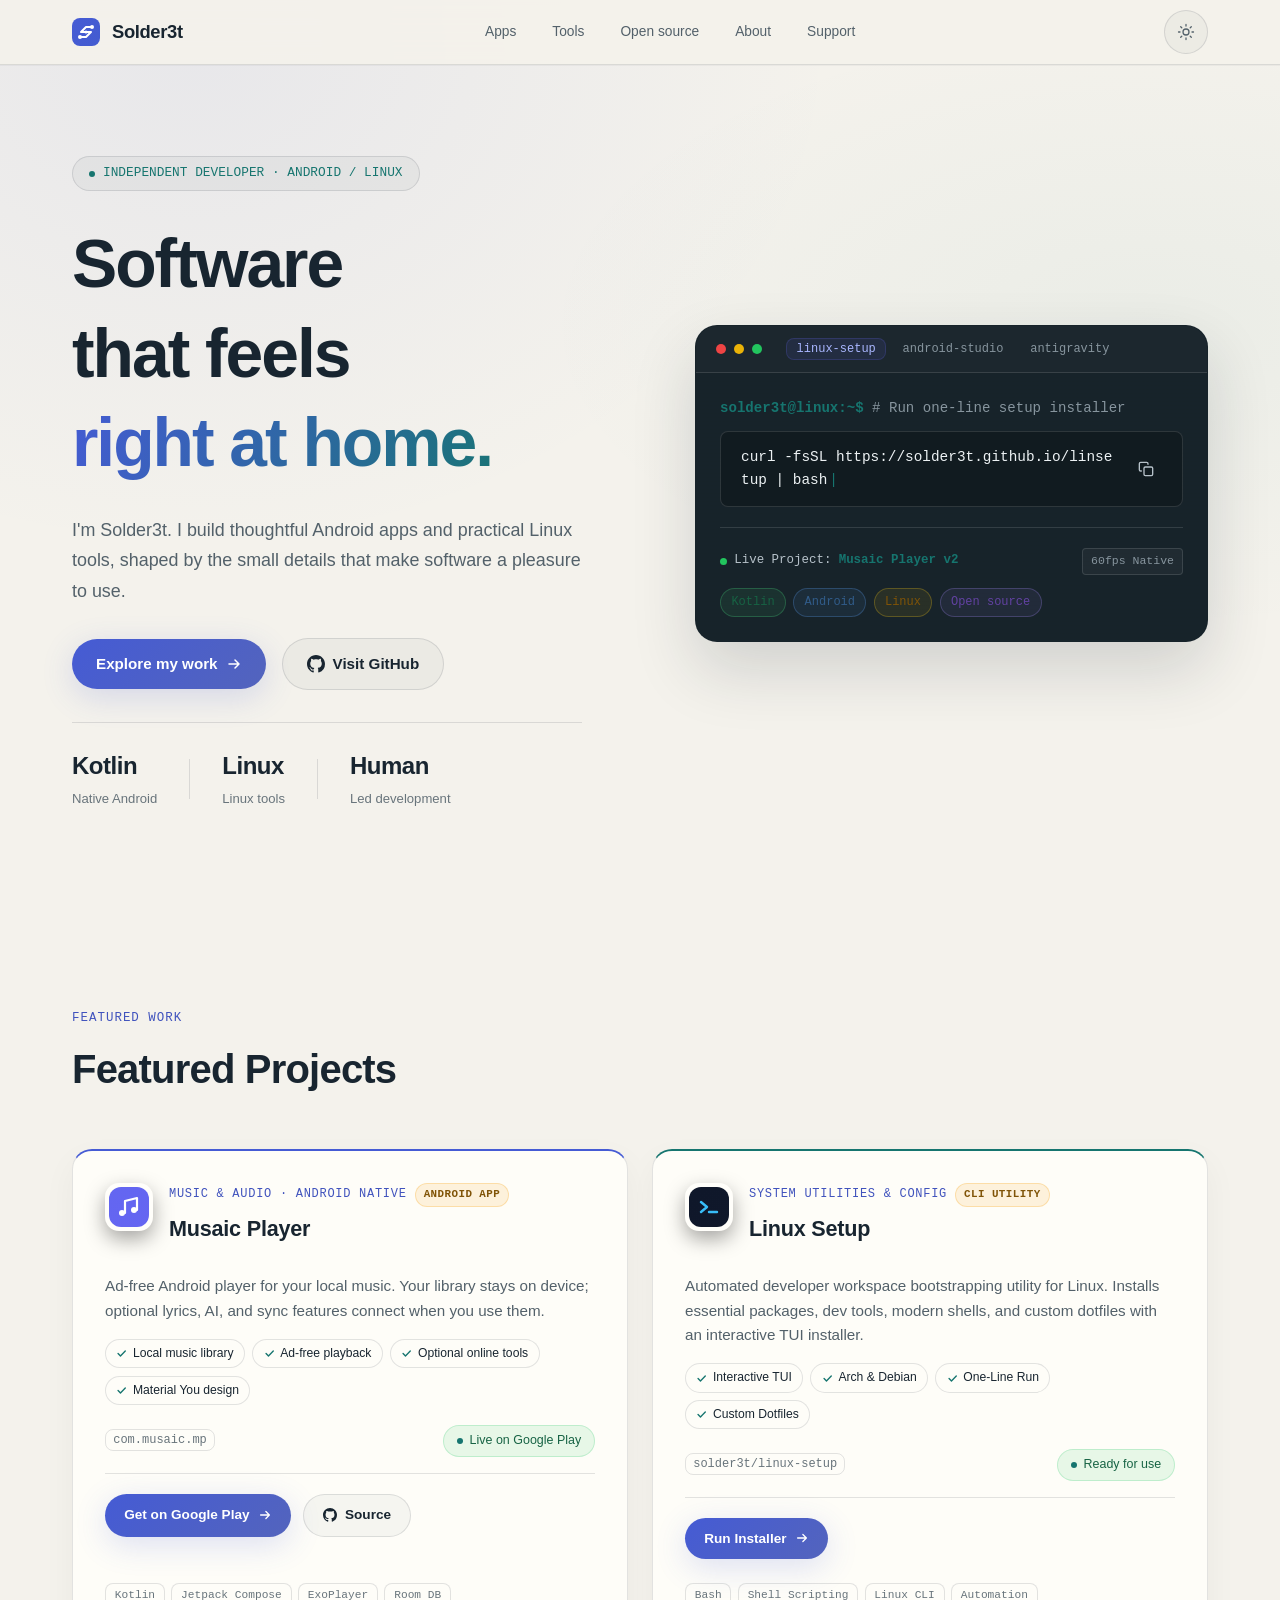
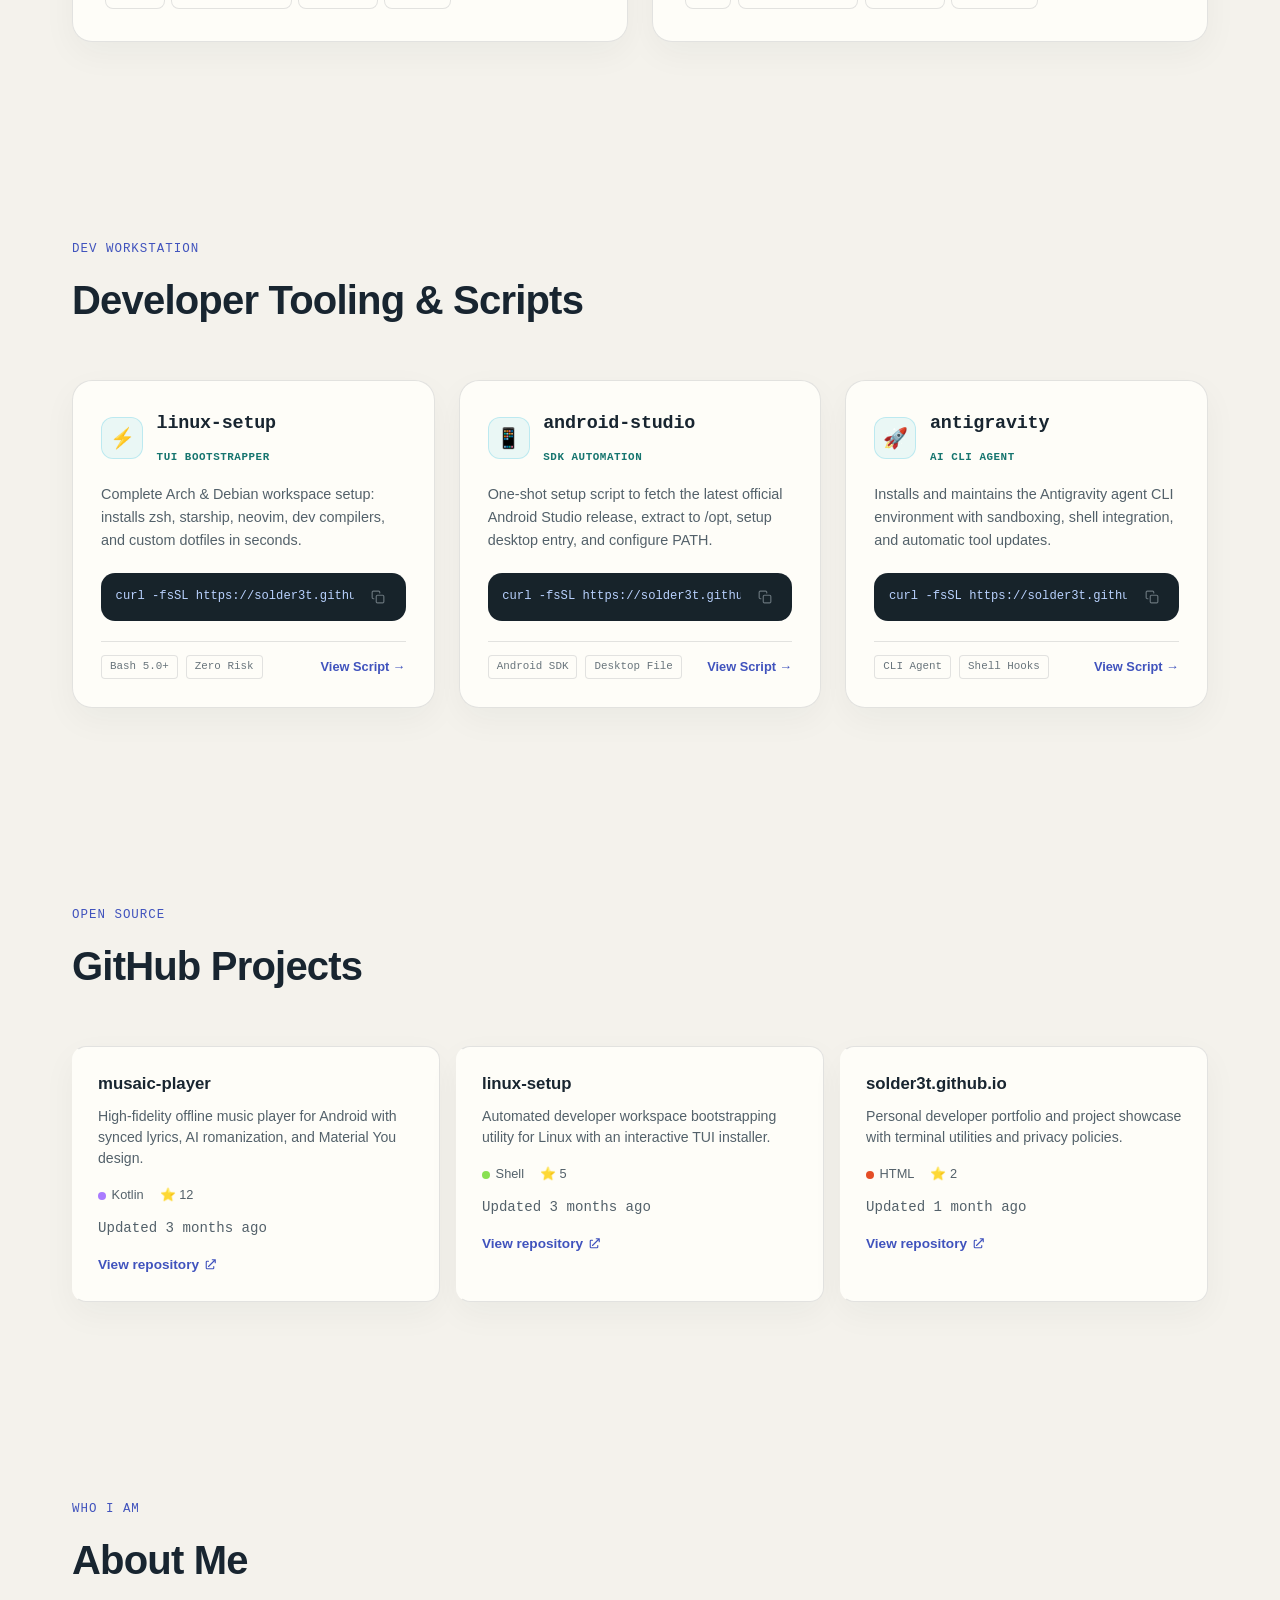
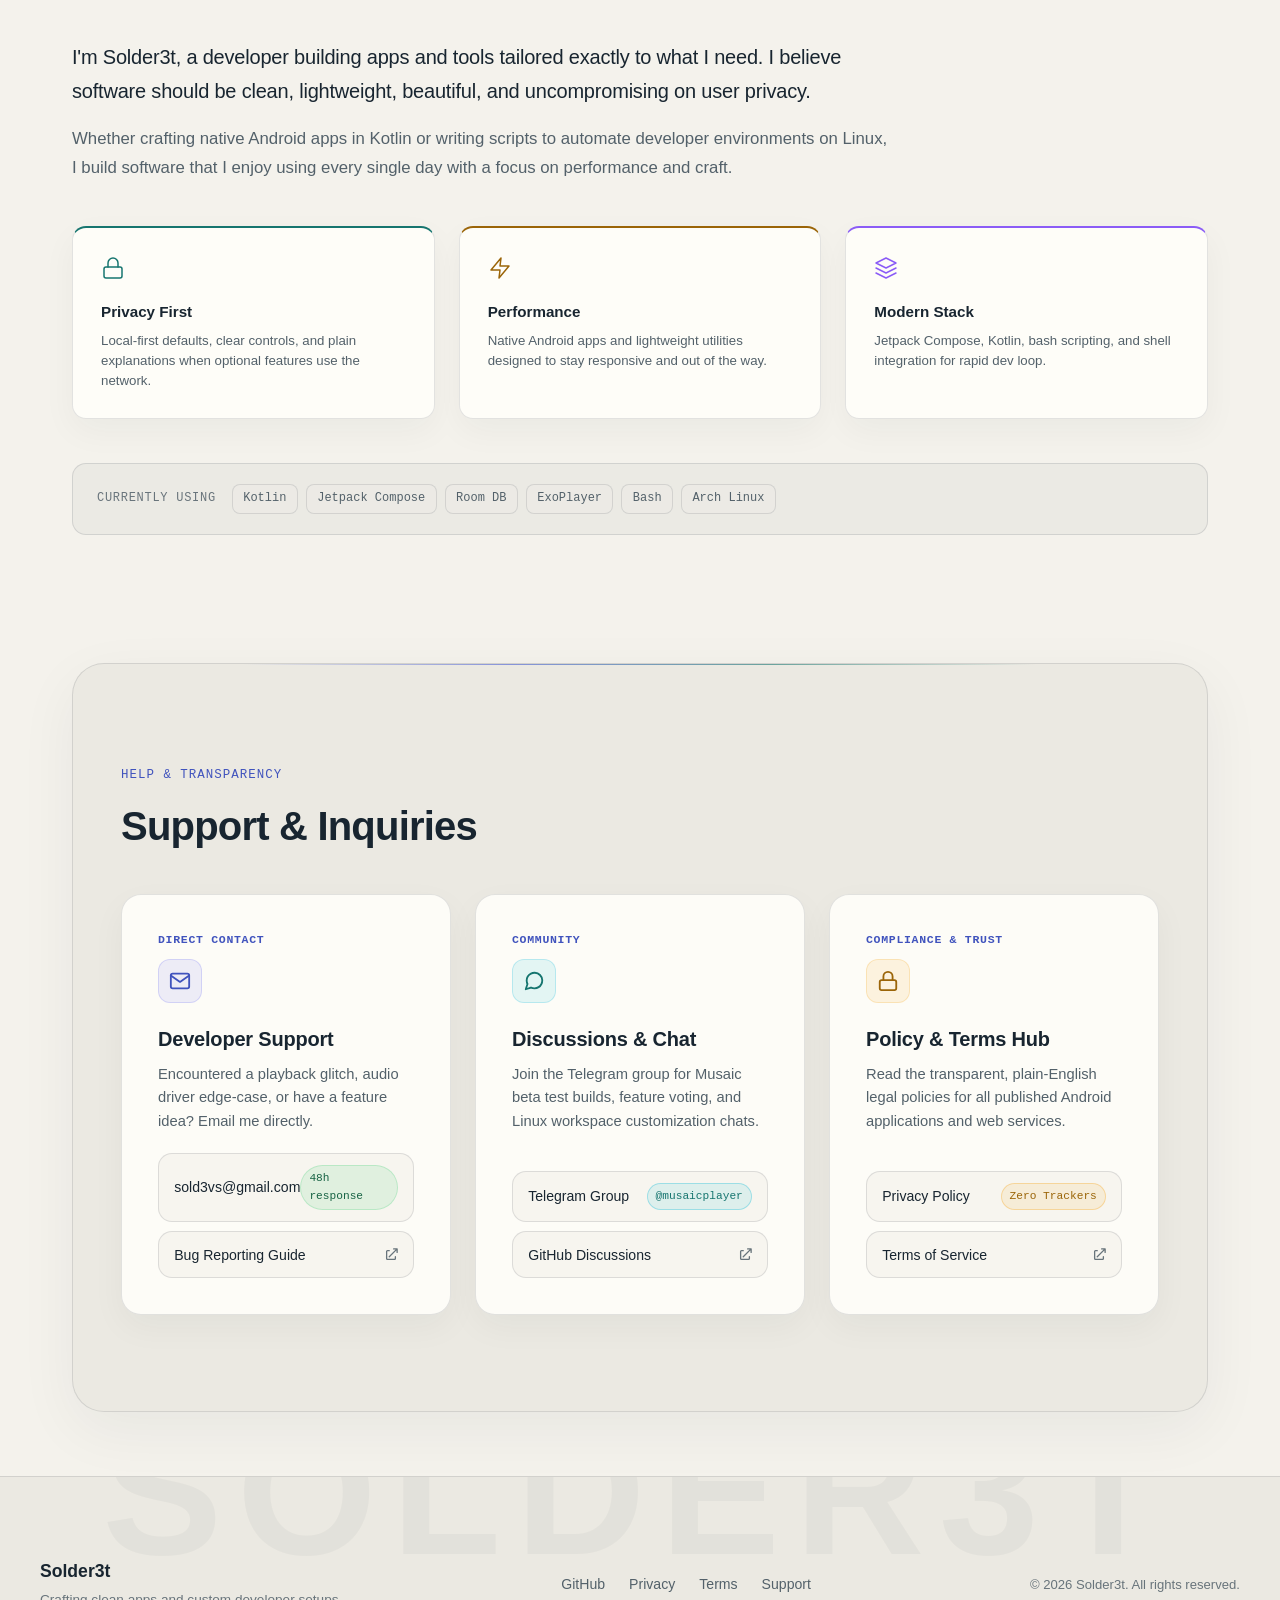
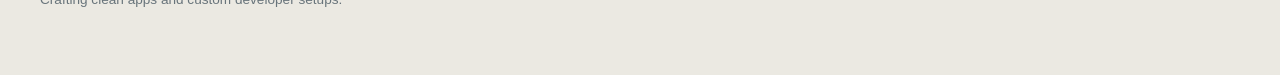
<file: index.html>
<!DOCTYPE html>
<html lang="en">
<head>
  <meta charset="UTF-8">
  <meta name="viewport" content="width=device-width, initial-scale=1.0">
  <meta name="description" content="Solder3t — Android developer and tech enthusiast. Creator of Musaic Player, Linux setup utilities, and tools built for personal use.">
  <meta name="theme-color" content="#f4f2ec">
  <link rel="canonical" href="https://solder3t.github.io/">
  <meta property="og:type" content="website">
  <meta property="og:url" content="https://solder3t.github.io/">
  <meta property="og:site_name" content="Solder3t">
  <meta property="og:title" content="Solder3t — Software that feels right at home">
  <meta property="og:description" content="Independent apps and tools for Android and Linux.">
  <meta property="og:image" content="https://solder3t.github.io/og-image.png">
  <meta property="og:image:type" content="image/png">
  <meta property="og:image:width" content="1200">
  <meta property="og:image:height" content="630">
  <meta property="og:image:alt" content="Solder3t — independent apps and tools for Android and Linux">
  <meta name="twitter:card" content="summary_large_image">
  <meta name="twitter:title" content="Solder3t — Software that feels right at home">
  <meta name="twitter:description" content="Independent apps and tools for Android and Linux.">
  <meta name="twitter:image" content="https://solder3t.github.io/og-image.png">
  <meta name="twitter:image:alt" content="Solder3t — independent apps and tools for Android and Linux">
  <title>Solder3t — Developer Profile</title>
  <script type="application/ld+json">
    {
      "@context": "https://schema.org",
      "@graph": [
        {
          "@type": "WebSite",
          "@id": "https://solder3t.github.io/#website",
          "url": "https://solder3t.github.io/",
          "name": "Solder3t",
          "publisher": { "@id": "https://solder3t.github.io/#developer" }
        },
        {
          "@type": "Person",
          "@id": "https://solder3t.github.io/#developer",
          "name": "Solder3t",
          "url": "https://solder3t.github.io/",
          "jobTitle": "Independent software developer",
          "sameAs": ["https://github.com/solder3t"],
          "knowsAbout": ["Android development", "Linux", "Open-source software"]
        }
      ]
    }
  </script>
  <script>
    (() => {
      try {
        const saved = localStorage.getItem('solder3t-theme');
        const prefersDark = window.matchMedia('(prefers-color-scheme: dark)').matches;
        document.documentElement.dataset.theme = saved || (prefersDark ? 'dark' : 'light');
      } catch (_) {
        document.documentElement.dataset.theme = 'light';
      }
    })();
  </script>
  <link rel="stylesheet" href="style.css?v=4.0.0">
  <link rel="icon" type="image/svg+xml" href="favicon.svg">
</head>
<body>
  <!-- Animated mesh gradient background -->
  <div class="mesh-bg" aria-hidden="true"></div>

  <!-- Header -->
  <header class="header" id="header">
    <div class="header-inner">
      <a class="logo" href="#top" aria-label="Solder3t Home">
        <span class="logo-mark">
          <svg width="28" height="28" viewBox="0 0 28 28" fill="none" xmlns="http://www.w3.org/2000/svg">
            <rect width="28" height="28" rx="8" fill="url(#logoGrad)"/>
            <path d="M 20 9 H 14 L 9 14 H 19 L 14 19 H 8" stroke="white" stroke-width="2" stroke-linecap="round" stroke-linejoin="round"/>
            <circle cx="20" cy="9" r="2" fill="white"/>
            <circle cx="14" cy="14" r="1.5" fill="white"/>
            <circle cx="8" cy="19" r="2" fill="white"/>
            <defs>
              <linearGradient id="logoGrad" x1="0" y1="0" x2="28" y2="28">
                <stop stop-color="#455bd4"/>
                <stop offset="1" stop-color="#16756f"/>
              </linearGradient>
            </defs>
          </svg>
        </span>
        <span class="logo-text">Solder3t</span>
      </a>

      <nav class="nav" aria-label="Primary">
        <a href="#work" class="nav-link">Apps</a>
        <a href="#tools" class="nav-link">Tools</a>
        <a href="#projects" class="nav-link">Open source</a>
        <a href="#about" class="nav-link">About</a>
        <a href="#support" class="nav-link">Support</a>
      </nav>

      <button class="theme-toggle" type="button" data-theme-toggle aria-label="Enable dark mode" title="Enable dark mode" aria-pressed="false">
        <svg class="theme-icon theme-icon--sun" viewBox="0 0 24 24" fill="none" aria-hidden="true"><circle cx="12" cy="12" r="4"/><path d="M12 2v2m0 16v2M4.93 4.93l1.42 1.42m11.3 11.3 1.42 1.42M2 12h2m16 0h2M4.93 19.07l1.42-1.42m11.3-11.3 1.42-1.42"/></svg>
        <svg class="theme-icon theme-icon--moon" viewBox="0 0 24 24" fill="none" aria-hidden="true"><path d="M20.2 15.4A8.4 8.4 0 0 1 8.6 3.8 8.5 8.5 0 1 0 20.2 15.4Z"/></svg>
      </button>

      <button class="nav-toggle" aria-label="Toggle menu" aria-expanded="false">
        <span class="nav-toggle-line"></span>
        <span class="nav-toggle-line"></span>
        <span class="nav-toggle-line"></span>
      </button>
    </div>
  </header>

  <!-- Mobile menu -->
  <div class="mobile-menu" id="mobileMenu">
    <a href="#work" class="mobile-menu-link">Apps</a>
    <a href="#tools" class="mobile-menu-link">Tools</a>
    <a href="#projects" class="mobile-menu-link">Open source</a>
    <a href="#about" class="mobile-menu-link">About</a>
    <a href="#support" class="mobile-menu-link">Support</a>
    <button class="theme-toggle theme-toggle--menu" type="button" data-theme-toggle aria-label="Enable dark mode" title="Enable dark mode" aria-pressed="false">
      <svg class="theme-icon theme-icon--sun" viewBox="0 0 24 24" fill="none" aria-hidden="true"><circle cx="12" cy="12" r="4"/><path d="M12 2v2m0 16v2M4.93 4.93l1.42 1.42m11.3 11.3 1.42 1.42M2 12h2m16 0h2M4.93 19.07l1.42-1.42m11.3-11.3 1.42-1.42"/></svg>
      <svg class="theme-icon theme-icon--moon" viewBox="0 0 24 24" fill="none" aria-hidden="true"><path d="M20.2 15.4A8.4 8.4 0 0 1 8.6 3.8 8.5 8.5 0 1 0 20.2 15.4Z"/></svg>
      <span>Theme</span>
    </button>
  </div>

  <main id="top">
    <!-- Hero -->
    <section class="hero" data-reveal>
      <div class="hero-layout">
        <!-- LEFT: main content -->
        <div class="hero-main">
          <div class="hero-badge">
            <span class="hero-badge-dot"></span>
            <span class="badge-code">INDEPENDENT DEVELOPER · ANDROID / LINUX</span>
          </div>
          <h1 class="hero-title">
            <span class="hero-title-line">Software that feels</span>
            <span class="hero-title-line hero-title-line--accent">right at home.</span>
          </h1>
          <p class="hero-subtitle">
            I'm Solder3t. I build thoughtful Android apps and practical Linux tools, shaped by the small details that make software a pleasure to use.
          </p>
          <div class="hero-ctas">
            <a href="#work" class="btn btn--primary">
              <span>Explore my work</span>
              <svg width="16" height="16" viewBox="0 0 16 16" fill="none"><path d="M3 8h10M9 4l4 4-4 4" stroke="currentColor" stroke-width="1.5" stroke-linecap="round" stroke-linejoin="round"/></svg>
            </a>
            <a href="https://github.com/solder3t" target="_blank" rel="noreferrer" class="btn btn--ghost">
              <svg width="18" height="18" viewBox="0 0 24 24" fill="currentColor"><path d="M12 0C5.37 0 0 5.37 0 12c0 5.31 3.435 9.795 8.205 11.385.6.105.825-.255.825-.57 0-.285-.015-1.23-.015-2.235-3.015.555-3.795-.735-4.035-1.41-.135-.345-.72-1.41-1.23-1.695-.42-.225-1.02-.78-.015-.795.945-.015 1.62.87 1.845 1.23 1.08 1.815 2.805 1.305 3.495.99.105-.78.42-1.305.765-1.605-2.67-.3-5.46-1.335-5.46-5.925 0-1.305.465-2.385 1.23-3.225-.12-.3-.54-1.53.12-3.18 0 0 1.005-.315 3.3 1.23.96-.27 1.98-.405 3-.405s2.04.135 3 .405c2.295-1.56 3.3-1.23 3.3-1.23.66 1.65.24 2.88.12 3.18.765.84 1.23 1.905 1.23 3.225 0 4.605-2.805 5.625-5.475 5.925.435.375.81 1.095.81 2.22 0 1.605-.015 2.895-.015 3.3 0 .315.225.69.825.57A12.02 12.02 0 0024 12c0-6.63-5.37-12-12-12z"/></svg>
              <span>Visit GitHub</span>
            </a>
          </div>

          <div class="hero-stats">
            <div class="stat">
              <span class="stat-value">Kotlin</span>
              <span class="stat-label">Native Android</span>
            </div>
            <div class="stat-divider"></div>
            <div class="stat">
              <span class="stat-value">Linux</span>
              <span class="stat-label">Linux tools</span>
            </div>
            <div class="stat-divider"></div>
            <div class="stat">
              <span class="stat-value">Human</span>
              <span class="stat-label">Led development</span>
            </div>
          </div>
        </div>

        <!-- RIGHT: Terminal & Developer Station -->
        <div class="hero-terminal-col">
          <div class="terminal-widget">
            <div class="terminal-header">
              <div class="terminal-dots">
                <span class="terminal-dot terminal-dot--red"></span>
                <span class="terminal-dot terminal-dot--yellow"></span>
                <span class="terminal-dot terminal-dot--green"></span>
              </div>
              <div class="terminal-tabs" role="tablist" aria-label="Installer command options">
                <button class="terminal-tab active" role="tab" aria-selected="true" aria-controls="setupCommand" id="tab-linux-setup" data-cmd="curl -fsSL https://solder3t.github.io/linsetup | bash" data-comment="# Run one-line setup installer">linux-setup</button>
                <button class="terminal-tab" role="tab" aria-selected="false" aria-controls="setupCommand" id="tab-android-studio" data-cmd="curl -fsSL https://solder3t.github.io/android-studio-installer | sh" data-comment="# Install Android Studio via oneliner">android-studio</button>
                <button class="terminal-tab" role="tab" aria-selected="false" aria-controls="setupCommand" id="tab-antigravity" data-cmd="curl -fsSL https://solder3t.github.io/antigravity-installer | sh" data-comment="# Install Antigravity via oneliner">antigravity</button>
              </div>
            </div>
            <div class="terminal-body">
              <div class="terminal-prompt-line">
                <span class="terminal-prompt">solder3t@linux:~$</span> <span class="terminal-comment-line" id="setupComment"># Run one-line setup installer</span>
              </div>
              <div class="terminal-command-container">
                <code class="terminal-command" id="setupCommand">curl -fsSL https://solder3t.github.io/linsetup | bash</code>
                <button class="terminal-copy-btn" id="copyBtn" aria-label="Copy command to clipboard">
                  <svg width="16" height="16" viewBox="0 0 24 24" fill="none" stroke="currentColor" stroke-width="2" stroke-linecap="round" stroke-linejoin="round">
                    <rect x="9" y="9" width="13" height="13" rx="2" ry="2"/>
                    <path d="M5 15H4a2 2 0 0 1-2-2V4a2 2 0 0 1 2-2h9a2 2 0 0 1 2 2v1"/>
                  </svg>
                </button>
              </div>

              <!-- Integrated Stack & Live Status within Terminal Station -->
              <div class="terminal-station-meta">
                <div class="station-meta-header">
                  <span class="station-status-pill">
                    <span class="station-status-dot"></span>
                    Live Project: <a href="#work" class="station-status-link">Musaic Player v2</a>
                  </span>
                  <span class="station-badge">60fps Native</span>
                </div>

                <div class="terminal-pills-matrix" aria-label="Tech Stack">
                  <span class="hero-pill hero-pill--green">Kotlin</span>
                  <span class="hero-pill hero-pill--blue">Android</span>
                  <span class="hero-pill hero-pill--yellow">Linux</span>
                  <span class="hero-pill hero-pill--purple">Open source</span>
                </div>
              </div>
            </div>
          </div>
        </div>
      </div>
    </section>

    <!-- Featured Projects -->
    <section id="work" class="section" data-reveal>
      <div class="section-header">
        <span class="section-tag">Featured Work</span>
        <h2>Featured Projects</h2>
      </div>
      <div class="app-grid" id="app-grid"></div>
    </section>

    <!-- Developer Tools & CLI Scripts -->
    <section id="tools" class="section section--tools" data-reveal>
      <div class="section-header">
        <span class="section-tag">Dev Workstation</span>
        <h2>Developer Tooling &amp; Scripts</h2>
      </div>

      <div class="tools-grid">
        <div class="tool-card">
          <div class="tool-card-top">
            <div class="tool-icon">⚡</div>
            <div class="tool-meta">
              <h3>linux-setup</h3>
              <span class="tool-badge">TUI Bootstrapper</span>
            </div>
          </div>
          <p class="tool-desc">
            Complete Arch &amp; Debian workspace setup: installs zsh, starship, neovim, dev compilers, and custom dotfiles in seconds.
          </p>
          <div class="tool-command-box">
            <code>curl -fsSL https://solder3t.github.io/linsetup | bash</code>
            <button class="tool-copy-btn" data-copy="curl -fsSL https://solder3t.github.io/linsetup | bash" aria-label="Copy linsetup command">
              <svg width="14" height="14" viewBox="0 0 24 24" fill="none" stroke="currentColor" stroke-width="2" stroke-linecap="round" stroke-linejoin="round"><rect x="9" y="9" width="13" height="13" rx="2" ry="2"/><path d="M5 15H4a2 2 0 0 1-2-2V4a2 2 0 0 1 2-2h9a2 2 0 0 1 2 2v1"/></svg>
            </button>
          </div>
          <div class="tool-footer">
            <span class="tool-tag">Bash 5.0+</span>
            <span class="tool-tag">Zero Risk</span>
            <a href="https://github.com/solder3t/linux-setup" target="_blank" rel="noreferrer" class="tool-link">View Script &rarr;</a>
          </div>
        </div>

        <div class="tool-card">
          <div class="tool-card-top">
            <div class="tool-icon">📱</div>
            <div class="tool-meta">
              <h3>android-studio</h3>
              <span class="tool-badge">SDK Automation</span>
            </div>
          </div>
          <p class="tool-desc">
            One-shot setup script to fetch the latest official Android Studio release, extract to /opt, setup desktop entry, and configure PATH.
          </p>
          <div class="tool-command-box">
            <code>curl -fsSL https://solder3t.github.io/android-studio-installer | sh</code>
            <button class="tool-copy-btn" data-copy="curl -fsSL https://solder3t.github.io/android-studio-installer | sh" aria-label="Copy android studio installer command">
              <svg width="14" height="14" viewBox="0 0 24 24" fill="none" stroke="currentColor" stroke-width="2" stroke-linecap="round" stroke-linejoin="round"><rect x="9" y="9" width="13" height="13" rx="2" ry="2"/><path d="M5 15H4a2 2 0 0 1-2-2V4a2 2 0 0 1 2-2h9a2 2 0 0 1 2 2v1"/></svg>
            </button>
          </div>
          <div class="tool-footer">
            <span class="tool-tag">Android SDK</span>
            <span class="tool-tag">Desktop File</span>
            <a href="https://github.com/solder3t/solder3t.github.io/blob/main/android-studio-installer" target="_blank" rel="noreferrer" class="tool-link">View Script &rarr;</a>
          </div>
        </div>

        <div class="tool-card">
          <div class="tool-card-top">
            <div class="tool-icon">🚀</div>
            <div class="tool-meta">
              <h3>antigravity</h3>
              <span class="tool-badge">AI CLI Agent</span>
            </div>
          </div>
          <p class="tool-desc">
            Installs and maintains the Antigravity agent CLI environment with sandboxing, shell integration, and automatic tool updates.
          </p>
          <div class="tool-command-box">
            <code>curl -fsSL https://solder3t.github.io/antigravity-installer | sh</code>
            <button class="tool-copy-btn" data-copy="curl -fsSL https://solder3t.github.io/antigravity-installer | sh" aria-label="Copy antigravity installer command">
              <svg width="14" height="14" viewBox="0 0 24 24" fill="none" stroke="currentColor" stroke-width="2" stroke-linecap="round" stroke-linejoin="round"><rect x="9" y="9" width="13" height="13" rx="2" ry="2"/><path d="M5 15H4a2 2 0 0 1-2-2V4a2 2 0 0 1 2-2h9a2 2 0 0 1 2 2v1"/></svg>
            </button>
          </div>
          <div class="tool-footer">
            <span class="tool-tag">CLI Agent</span>
            <span class="tool-tag">Shell Hooks</span>
            <a href="https://github.com/solder3t/solder3t.github.io/blob/main/antigravity-installer" target="_blank" rel="noreferrer" class="tool-link">View Script &rarr;</a>
          </div>
        </div>
      </div>
    </section>

    <!-- GitHub Projects -->
    <section id="projects" class="section" data-reveal>
      <div class="section-header">
        <span class="section-tag">Open Source</span>
        <h2>GitHub Projects</h2>
      </div>
      <div id="github-projects" class="project-grid" aria-live="polite"></div>
    </section>

    <!-- About -->
    <section id="about" class="section section--about" data-reveal>
      <div class="section-header">
        <span class="section-tag">Who I Am</span>
        <h2>About Me</h2>
      </div>

      <div class="about-intro">
        <p class="about-lead">
          I'm Solder3t, a developer building apps and tools tailored exactly to what I need. I believe software should be clean, lightweight, beautiful, and uncompromising on user privacy.
        </p>
        <p class="about-sublead">
          Whether crafting native Android apps in Kotlin or writing scripts to automate developer environments on Linux, I build software that I enjoy using every single day with a focus on performance and craft.
        </p>
      </div>

      <div class="about-values">
        <div class="value-card value-card--privacy">
          <div class="value-icon">
            <svg width="24" height="24" viewBox="0 0 24 24" fill="none" stroke="currentColor" stroke-width="1.5" stroke-linecap="round" stroke-linejoin="round"><rect x="3" y="11" width="18" height="11" rx="2"/><path d="M7 11V7a5 5 0 0110 0v4"/></svg>
          </div>
          <h3>Privacy First</h3>
          <p>Local-first defaults, clear controls, and plain explanations when optional features use the network.</p>
        </div>
        <div class="value-card value-card--perf">
          <div class="value-icon">
            <svg width="24" height="24" viewBox="0 0 24 24" fill="none" stroke="currentColor" stroke-width="1.5" stroke-linecap="round" stroke-linejoin="round"><polygon points="13 2 3 14 12 14 11 22 21 10 12 10 13 2"/></svg>
          </div>
          <h3>Performance</h3>
          <p>Native Android apps and lightweight utilities designed to stay responsive and out of the way.</p>
        </div>
        <div class="value-card value-card--stack">
          <div class="value-icon">
            <svg width="24" height="24" viewBox="0 0 24 24" fill="none" stroke="currentColor" stroke-width="1.5" stroke-linecap="round" stroke-linejoin="round"><path d="M12 2L2 7l10 5 10-5-10-5z"/><path d="M2 17l10 5 10-5"/><path d="M2 12l10 5 10-5"/></svg>
          </div>
          <h3>Modern Stack</h3>
          <p>Jetpack Compose, Kotlin, bash scripting, and shell integration for rapid dev loop.</p>
        </div>
      </div>

      <!-- Tech shelf -->
      <div class="tech-shelf">
        <span class="tech-shelf-label">Currently using</span>
        <div class="tech-shelf-pills">
          <span class="tech-pill">Kotlin</span>
          <span class="tech-pill">Jetpack Compose</span>
          <span class="tech-pill">Room DB</span>
          <span class="tech-pill">ExoPlayer</span>
          <span class="tech-pill">Bash</span>
          <span class="tech-pill">Arch Linux</span>
        </div>
      </div>
    </section>

    <!-- Support & Transparency Hub -->
    <section id="support" class="section section--support" data-reveal>
      <div class="section-header">
        <span class="section-tag">Help &amp; Transparency</span>
        <h2>Support &amp; Inquiries</h2>
      </div>
      <div class="support-cards">
        <article class="support-card">
          <span class="support-card-tag">Direct Contact</span>
          <div class="support-card-icon">
            <svg width="22" height="22" viewBox="0 0 24 24" fill="none" stroke="currentColor" stroke-width="2" stroke-linecap="round" stroke-linejoin="round"><path d="M4 4h16c1.1 0 2 .9 2 2v12c0 1.1-.9 2-2 2H4c-1.1 0-2-.9-2-2V6c0-1.1.9-2 2-2z"/><polyline points="22,6 12,13 2,6"/></svg>
          </div>
          <h3>Developer Support</h3>
          <p>Encountered a playback glitch, audio driver edge-case, or have a feature idea? Email me directly.</p>
          <div class="support-channels">
            <a href="mailto:sold3vs@gmail.com" class="support-channel-link">
              <span>sold3vs@gmail.com</span>
              <span class="support-badge-pill">48h response</span>
            </a>
            <a href="pages/support.html" class="support-channel-link">
              <span>Bug Reporting Guide</span>
              <svg width="14" height="14" viewBox="0 0 16 16" fill="none"><path d="M6 3H4a1 1 0 00-1 1v8a1 1 0 001 1h8a1 1 0 001-1v-2M11 1h4v4M6 10l9-9" stroke="currentColor" stroke-width="1.5" stroke-linecap="round" stroke-linejoin="round"/></svg>
            </a>
          </div>
        </article>

        <article class="support-card support-card--community">
          <span class="support-card-tag">Community</span>
          <div class="support-card-icon">
            <svg width="22" height="22" viewBox="0 0 24 24" fill="none" stroke="currentColor" stroke-width="2" stroke-linecap="round" stroke-linejoin="round"><path d="M21 11.5a8.38 8.38 0 0 1-.9 3.8 8.5 8.5 0 0 1-7.6 4.7 8.38 8.38 0 0 1-3.8-.9L3 21l1.9-5.7a8.38 8.38 0 0 1-.9-3.8 8.5 8.5 0 0 1 4.7-7.6 8.38 8.38 0 0 1 3.8-.9h.5a8.48 8.48 0 0 1 8 8v.5z"/></svg>
          </div>
          <h3>Discussions &amp; Chat</h3>
          <p>Join the Telegram group for Musaic beta test builds, feature voting, and Linux workspace customization chats.</p>
          <div class="support-channels">
            <a href="https://telegram.me/musaicplayer" target="_blank" rel="noreferrer" class="support-channel-link">
              <span>Telegram Group</span>
              <span class="support-badge-pill" style="color:var(--accent-teal);border-color:rgba(6,182,212,0.3);background:rgba(6,182,212,0.1)">@musaicplayer</span>
            </a>
            <a href="https://github.com/solder3t" target="_blank" rel="noreferrer" class="support-channel-link">
              <span>GitHub Discussions</span>
              <svg width="14" height="14" viewBox="0 0 16 16" fill="none"><path d="M6 3H4a1 1 0 00-1 1v8a1 1 0 001 1h8a1 1 0 001-1v-2M11 1h4v4M6 10l9-9" stroke="currentColor" stroke-width="1.5" stroke-linecap="round" stroke-linejoin="round"/></svg>
            </a>
          </div>
        </article>

        <article class="support-card support-card--legal">
          <span class="support-card-tag">Compliance &amp; Trust</span>
          <div class="support-card-icon">
            <svg width="22" height="22" viewBox="0 0 24 24" fill="none" stroke="currentColor" stroke-width="2" stroke-linecap="round" stroke-linejoin="round"><rect x="3" y="11" width="18" height="11" rx="2"/><path d="M7 11V7a5 5 0 0110 0v4"/></svg>
          </div>
          <h3>Policy &amp; Terms Hub</h3>
          <p>Read the transparent, plain-English legal policies for all published Android applications and web services.</p>
          <div class="support-channels">
            <a href="pages/privacy.html" class="support-channel-link">
              <span>Privacy Policy</span>
              <span class="support-badge-pill" style="color:var(--gold);border-color:rgba(245,158,11,0.3);background:rgba(245,158,11,0.1)">Zero Trackers</span>
            </a>
            <a href="pages/terms.html" class="support-channel-link">
              <span>Terms of Service</span>
              <svg width="14" height="14" viewBox="0 0 16 16" fill="none"><path d="M6 3H4a1 1 0 00-1 1v8a1 1 0 001 1h8a1 1 0 001-1v-2M11 1h4v4M6 10l9-9" stroke="currentColor" stroke-width="1.5" stroke-linecap="round" stroke-linejoin="round"/></svg>
            </a>
          </div>
        </article>
      </div>
    </section>
  </main>

  <!-- Footer -->
  <footer class="footer">
    <div class="footer-inner">
      <div class="footer-wordmark" aria-hidden="true">SOLDER3T</div>
      <div class="footer-brand">
        <span class="footer-logo">Solder3t</span>
        <p class="footer-tagline">Crafting clean apps and custom developer setups.</p>
      </div>
      <div class="footer-links">
        <a href="https://github.com/solder3t" target="_blank" rel="noreferrer">GitHub</a>
        <a href="pages/privacy.html">Privacy</a>
        <a href="pages/terms.html">Terms</a>
        <a href="pages/support.html">Support</a>
      </div>
      <p class="footer-copy">&copy; <span id="year"></span> Solder3t. All rights reserved.</p>
    </div>
  </footer>

  <!-- Clipboard Toast Alert -->
  <div class="toast" id="toast" role="alert" aria-live="polite">
    Installer command copied!
  </div>

  <script src="script.js?v=3.0.0"></script>
</body>
</html>
</file>
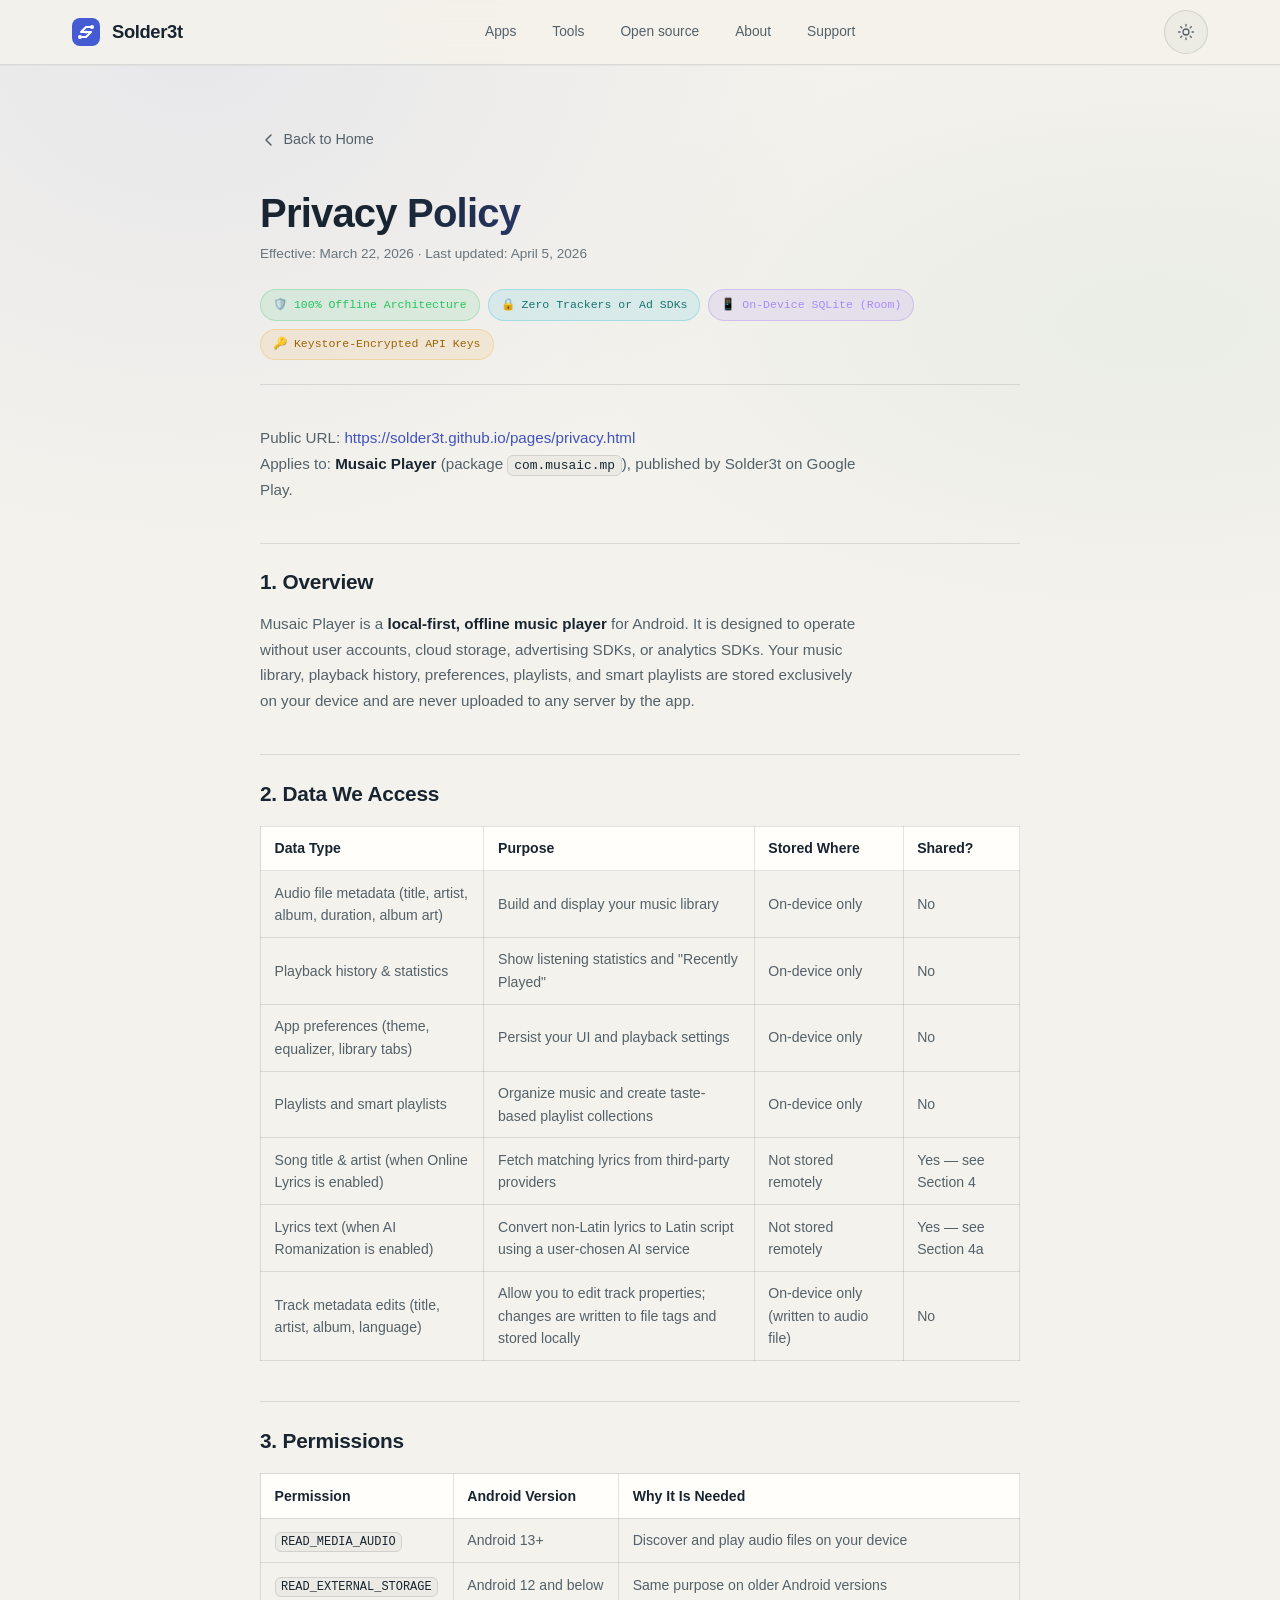
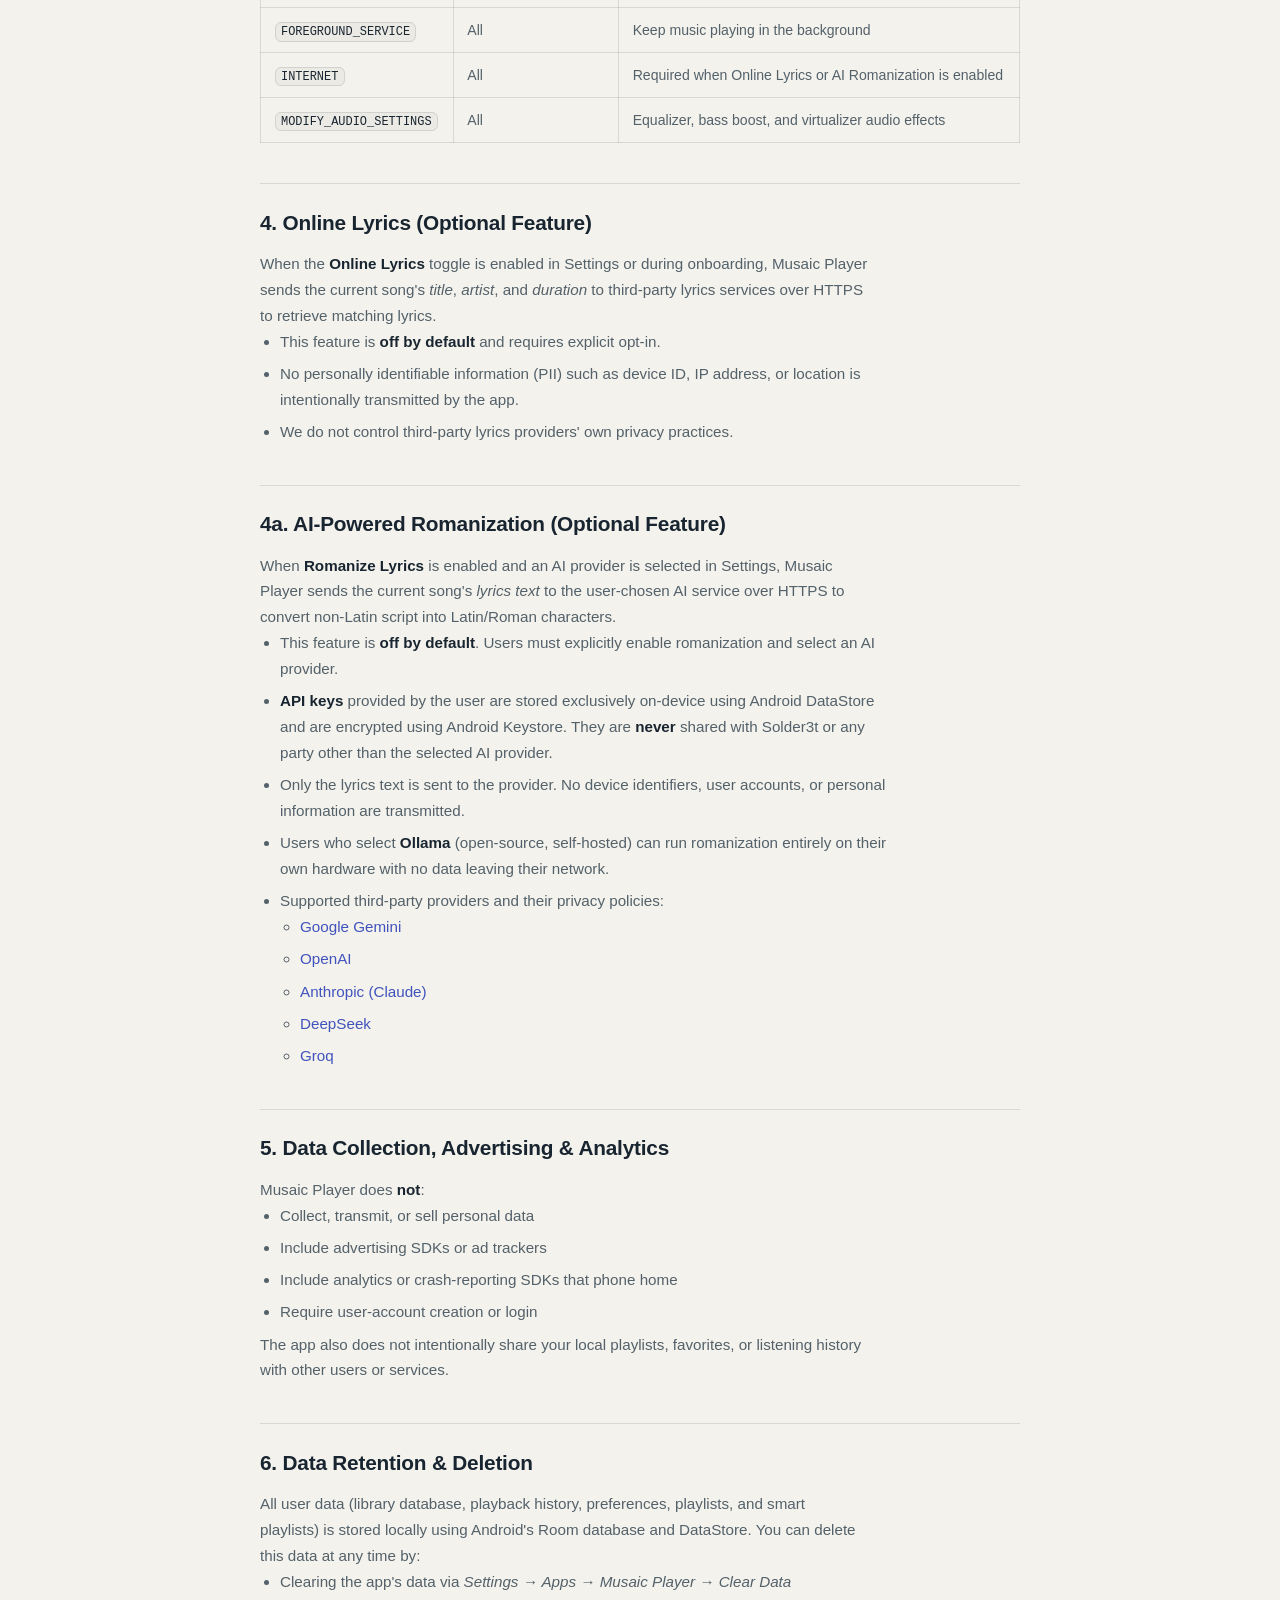
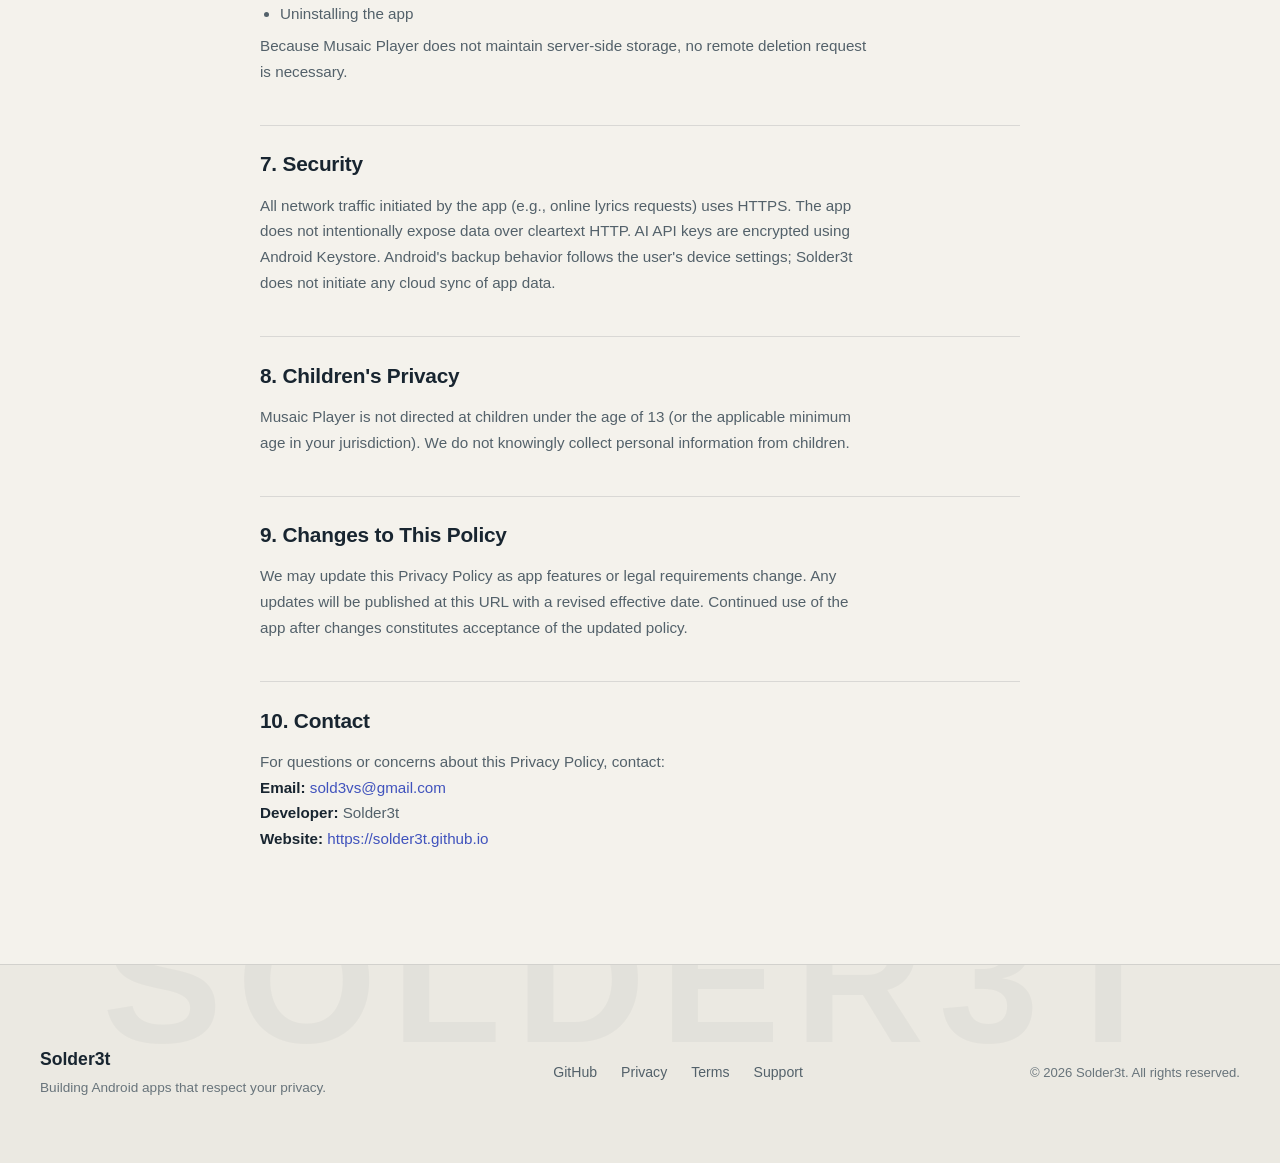
<file: pages/privacy.html>
<!DOCTYPE html>
<html lang="en">
<head>
  <meta charset="UTF-8">
  <meta name="viewport" content="width=device-width, initial-scale=1.0">
  <meta name="description" content="Privacy Policy for Musaic Player — a local-first Android music player by Solder3t.">
  <meta name="theme-color" content="#f4f2ec">
  <link rel="canonical" href="https://solder3t.github.io/pages/privacy.html">
  <meta property="og:type" content="website">
  <meta property="og:url" content="https://solder3t.github.io/pages/privacy.html">
  <meta property="og:site_name" content="Solder3t">
  <meta property="og:title" content="Privacy Policy — Musaic Player | Solder3t">
  <meta property="og:description" content="How Musaic Player handles local music data and optional online features.">
  <meta property="og:image" content="https://solder3t.github.io/og-image.png">
  <meta property="og:image:width" content="1200">
  <meta property="og:image:height" content="630">
  <meta property="og:image:alt" content="Solder3t — independent apps and tools for Android and Linux">
  <meta name="twitter:card" content="summary_large_image">
  <meta name="twitter:title" content="Privacy Policy — Musaic Player | Solder3t">
  <meta name="twitter:description" content="How Musaic Player handles local music data and optional online features.">
  <meta name="twitter:image" content="https://solder3t.github.io/og-image.png">
  <meta name="twitter:image:alt" content="Solder3t — independent apps and tools for Android and Linux">
  <title>Privacy Policy — Musaic Player | Solder3t</title>
  <script>
    (() => {
      try {
        const saved = localStorage.getItem('solder3t-theme');
        const prefersDark = window.matchMedia('(prefers-color-scheme: dark)').matches;
        document.documentElement.dataset.theme = saved || (prefersDark ? 'dark' : 'light');
      } catch (_) {
        document.documentElement.dataset.theme = 'light';
      }
    })();
  </script>
  <link rel="stylesheet" href="../style.css?v=4.0.0">
  <link rel="icon" type="image/svg+xml" href="../favicon.svg">
  <style>
    .page-content {
      max-width: 800px;
      margin: 0 auto;
      padding: 120px 0 80px;
    }
    .page-back {
      display: inline-flex;
      align-items: center;
      gap: 0.4rem;
      color: var(--text-muted);
      text-decoration: none;
      font-size: 0.9rem;
      font-weight: 500;
      margin-bottom: 2rem;
      transition: color 0.2s ease;
    }
    .page-back:hover { color: var(--text); }
    .page-title {
      font-size: clamp(1.8rem, 4vw, 2.5rem);
      font-weight: 800;
      letter-spacing: -0.02em;
      margin-bottom: 0.5rem;
    }
    .page-meta {
      color: var(--text-dim);
      font-size: 0.85rem;
      margin-bottom: 1.5rem;
    }
    .policy-trust-bar {
      display: flex;
      flex-wrap: wrap;
      gap: 0.5rem;
      margin-bottom: 2.5rem;
      padding-bottom: 1.5rem;
      border-bottom: 1px solid var(--border);
    }
    .policy-pill {
      font-family: var(--font-mono);
      font-size: 0.72rem;
      font-weight: 500;
      padding: 0.35rem 0.75rem;
      border-radius: 999px;
      display: inline-flex;
      align-items: center;
      gap: 0.4rem;
    }
    .policy-pill--green { background: rgba(34, 197, 94, 0.1); color: #22c55e; border: 1px solid rgba(34, 197, 94, 0.25); }
    .policy-pill--teal { background: rgba(6, 182, 212, 0.1); color: var(--accent-teal); border: 1px solid rgba(6, 182, 212, 0.25); }
    .policy-pill--purple { background: rgba(139, 92, 246, 0.1); color: #a78bfa; border: 1px solid rgba(139, 92, 246, 0.25); }
    .policy-pill--gold { background: rgba(245, 158, 11, 0.1); color: var(--gold); border: 1px solid rgba(245, 158, 11, 0.25); }
    .page-body h2 {
      font-size: 1.3rem;
      font-weight: 700;
      margin-top: 2.5rem;
      margin-bottom: 0.75rem;
      letter-spacing: -0.01em;
    }
    .page-body p, .page-body li {
      color: var(--text-muted);
      line-height: 1.7;
      font-size: 0.95rem;
    }
    .page-body ul {
      padding-left: 1.25rem;
    }
    .page-body li {
      margin-bottom: 0.4rem;
    }
    .page-body a {
      color: var(--accent-light);
      text-decoration: none;
      font-weight: 500;
      transition: color 0.2s ease;
    }
    .page-body a:hover { color: var(--accent); }
    .page-body code {
      background: var(--bg-card);
      border: 1px solid var(--border);
      padding: 0.15em 0.45em;
      border-radius: 6px;
      font-family: var(--font-mono);
      font-size: 0.85em;
      color: var(--text);
    }
    .page-body table {
      width: 100%;
      border-collapse: collapse;
      margin: 1rem 0;
      font-size: 0.88rem;
    }
    .page-body th, .page-body td {
      text-align: left;
      padding: 0.65rem 0.85rem;
      border: 1px solid var(--border);
      color: var(--text-muted);
    }
    .page-body th {
      background: var(--bg-elevated);
      color: var(--text);
      font-weight: 600;
    }
    .page-body strong { color: var(--text); font-weight: 600; }
    @media (max-width: 600px) {
      .page-content { padding: 100px 0 60px; }
      .page-body table { font-size: 0.8rem; }
    }
  </style>
</head>
<body>
  <div class="mesh-bg" aria-hidden="true">
    <div class="mesh-orb mesh-orb--1"></div>
    <div class="mesh-orb mesh-orb--2"></div>
  </div>
  <div class="grain" aria-hidden="true"></div>

  <header class="header" id="header">
    <div class="header-inner">
      <a class="logo" href="../index.html" aria-label="Solder3t Home">
        <span class="logo-mark">
          <svg width="28" height="28" viewBox="0 0 28 28" fill="none"><rect width="28" height="28" rx="8" fill="url(#logoGrad)"/><path d="M 20 9 H 14 L 9 14 H 19 L 14 19 H 8" stroke="white" stroke-width="2" stroke-linecap="round" stroke-linejoin="round"/><circle cx="20" cy="9" r="2" fill="white"/><circle cx="14" cy="14" r="1.5" fill="white"/><circle cx="8" cy="19" r="2" fill="white"/><defs><linearGradient id="logoGrad" x1="0" y1="0" x2="28" y2="28"><stop stop-color="#455bd4"/><stop offset="1" stop-color="#16756f"/></linearGradient></defs></svg>
        </span>
        <span class="logo-text">Solder3t</span>
      </a>
      <nav class="nav" aria-label="Primary">
        <a href="../index.html#work" class="nav-link">Apps</a>
        <a href="../index.html#tools" class="nav-link">Tools</a>
        <a href="../index.html#projects" class="nav-link">Open source</a>
        <a href="../index.html#about" class="nav-link">About</a>
        <a href="support.html" class="nav-link">Support</a>
      </nav>
      <button class="theme-toggle" type="button" data-theme-toggle aria-label="Enable dark mode" title="Enable dark mode" aria-pressed="false">
        <svg class="theme-icon theme-icon--sun" viewBox="0 0 24 24" fill="none" aria-hidden="true"><circle cx="12" cy="12" r="4"/><path d="M12 2v2m0 16v2M4.93 4.93l1.42 1.42m11.3 11.3 1.42 1.42M2 12h2m16 0h2M4.93 19.07l1.42-1.42m11.3-11.3 1.42-1.42"/></svg>
        <svg class="theme-icon theme-icon--moon" viewBox="0 0 24 24" fill="none" aria-hidden="true"><path d="M20.2 15.4A8.4 8.4 0 0 1 8.6 3.8 8.5 8.5 0 1 0 20.2 15.4Z"/></svg>
      </button>
      <button class="nav-toggle" aria-label="Toggle menu" aria-expanded="false">
        <span class="nav-toggle-line"></span>
        <span class="nav-toggle-line"></span>
        <span class="nav-toggle-line"></span>
      </button>
    </div>
  </header>

  <!-- Mobile menu -->
  <div class="mobile-menu" id="mobileMenu">
    <a href="../index.html#work" class="mobile-menu-link">Apps</a>
    <a href="../index.html#tools" class="mobile-menu-link">Tools</a>
    <a href="../index.html#projects" class="mobile-menu-link">Open source</a>
    <a href="../index.html#about" class="mobile-menu-link">About</a>
    <a href="support.html" class="mobile-menu-link">Support</a>
  </div>

  <main class="page-content">
    <a class="page-back" href="../index.html">
      <svg width="16" height="16" viewBox="0 0 16 16" fill="none"><path d="M10 3L5 8l5 5" stroke="currentColor" stroke-width="1.5" stroke-linecap="round" stroke-linejoin="round"/></svg>
      Back to Home
    </a>
    <h1 class="page-title">Privacy Policy</h1>
    <p class="page-meta">Effective: March 22, 2026 · Last updated: April 5, 2026</p>

    <div class="policy-trust-bar">
      <span class="policy-pill policy-pill--green">🛡️ 100% Offline Architecture</span>
      <span class="policy-pill policy-pill--teal">🔒 Zero Trackers or Ad SDKs</span>
      <span class="policy-pill policy-pill--purple">📱 On-Device SQLite (Room)</span>
      <span class="policy-pill policy-pill--gold">🔑 Keystore-Encrypted API Keys</span>
    </div>

    <div class="page-body">
      <p>Public URL: <a href="https://solder3t.github.io/pages/privacy.html">https://solder3t.github.io/pages/privacy.html</a></p>
      <p>Applies to: <strong>Musaic Player</strong> (package <code>com.musaic.mp</code>), published by Solder3t on Google Play.</p>

      <h2>1. Overview</h2>
      <p>Musaic Player is a <strong>local-first, offline music player</strong> for Android. It is designed to operate without user accounts, cloud storage, advertising SDKs, or analytics SDKs. Your music library, playback history, preferences, playlists, and smart playlists are stored exclusively on your device and are never uploaded to any server by the app.</p>

      <h2>2. Data We Access</h2>
      <table>
        <thead><tr><th>Data Type</th><th>Purpose</th><th>Stored Where</th><th>Shared?</th></tr></thead>
        <tbody>
          <tr><td>Audio file metadata (title, artist, album, duration, album art)</td><td>Build and display your music library</td><td>On-device only</td><td>No</td></tr>
          <tr><td>Playback history & statistics</td><td>Show listening statistics and "Recently Played"</td><td>On-device only</td><td>No</td></tr>
          <tr><td>App preferences (theme, equalizer, library tabs)</td><td>Persist your UI and playback settings</td><td>On-device only</td><td>No</td></tr>
          <tr><td>Playlists and smart playlists</td><td>Organize music and create taste-based playlist collections</td><td>On-device only</td><td>No</td></tr>
          <tr><td>Song title & artist (when Online Lyrics is enabled)</td><td>Fetch matching lyrics from third-party providers</td><td>Not stored remotely</td><td>Yes — see Section 4</td></tr>
          <tr><td>Lyrics text (when AI Romanization is enabled)</td><td>Convert non-Latin lyrics to Latin script using a user-chosen AI service</td><td>Not stored remotely</td><td>Yes — see Section 4a</td></tr>
          <tr><td>Track metadata edits (title, artist, album, language)</td><td>Allow you to edit track properties; changes are written to file tags and stored locally</td><td>On-device only (written to audio file)</td><td>No</td></tr>
        </tbody>
      </table>

      <h2>3. Permissions</h2>
      <table>
        <thead><tr><th>Permission</th><th>Android Version</th><th>Why It Is Needed</th></tr></thead>
        <tbody>
          <tr><td><code>READ_MEDIA_AUDIO</code></td><td>Android 13+</td><td>Discover and play audio files on your device</td></tr>
          <tr><td><code>READ_EXTERNAL_STORAGE</code></td><td>Android 12 and below</td><td>Same purpose on older Android versions</td></tr>
          <tr><td><code>FOREGROUND_SERVICE</code></td><td>All</td><td>Keep music playing in the background</td></tr>
          <tr><td><code>INTERNET</code></td><td>All</td><td>Required when Online Lyrics or AI Romanization is enabled</td></tr>
          <tr><td><code>MODIFY_AUDIO_SETTINGS</code></td><td>All</td><td>Equalizer, bass boost, and virtualizer audio effects</td></tr>
        </tbody>
      </table>

      <h2 id="online-lyrics">4. Online Lyrics (Optional Feature)</h2>
      <p>When the <strong>Online Lyrics</strong> toggle is enabled in Settings or during onboarding, Musaic Player sends the current song's <em>title</em>, <em>artist</em>, and <em>duration</em> to third-party lyrics services over HTTPS to retrieve matching lyrics.</p>
      <ul>
        <li>This feature is <strong>off by default</strong> and requires explicit opt-in.</li>
        <li>No personally identifiable information (PII) such as device ID, IP address, or location is intentionally transmitted by the app.</li>
        <li>We do not control third-party lyrics providers' own privacy practices.</li>
      </ul>

      <h2 id="ai-romanization">4a. AI-Powered Romanization (Optional Feature)</h2>
      <p>When <strong>Romanize Lyrics</strong> is enabled and an AI provider is selected in Settings, Musaic Player sends the current song's <em>lyrics text</em> to the user-chosen AI service over HTTPS to convert non-Latin script into Latin/Roman characters.</p>
      <ul>
        <li>This feature is <strong>off by default</strong>. Users must explicitly enable romanization and select an AI provider.</li>
        <li><strong>API keys</strong> provided by the user are stored exclusively on-device using Android DataStore and are encrypted using Android Keystore. They are <strong>never</strong> shared with Solder3t or any party other than the selected AI provider.</li>
        <li>Only the lyrics text is sent to the provider. No device identifiers, user accounts, or personal information are transmitted.</li>
        <li>Users who select <strong>Ollama</strong> (open-source, self-hosted) can run romanization entirely on their own hardware with no data leaving their network.</li>
        <li>Supported third-party providers and their privacy policies:
          <ul>
            <li><a href="https://policies.google.com/privacy" target="_blank">Google Gemini</a></li>
            <li><a href="https://openai.com/policies/privacy-policy" target="_blank">OpenAI</a></li>
            <li><a href="https://www.anthropic.com/privacy" target="_blank">Anthropic (Claude)</a></li>
            <li><a href="https://www.deepseek.com/privacy" target="_blank">DeepSeek</a></li>
            <li><a href="https://groq.com/privacy-policy/" target="_blank">Groq</a></li>
          </ul>
        </li>
      </ul>

      <h2>5. Data Collection, Advertising & Analytics</h2>
      <p>Musaic Player does <strong>not</strong>:</p>
      <ul>
        <li>Collect, transmit, or sell personal data</li>
        <li>Include advertising SDKs or ad trackers</li>
        <li>Include analytics or crash-reporting SDKs that phone home</li>
        <li>Require user-account creation or login</li>
      </ul>
      <p>The app also does not intentionally share your local playlists, favorites, or listening history with other users or services.</p>

      <h2>6. Data Retention & Deletion</h2>
      <p>All user data (library database, playback history, preferences, playlists, and smart playlists) is stored locally using Android's Room database and DataStore. You can delete this data at any time by:</p>
      <ul>
        <li>Clearing the app's data via <em>Settings → Apps → Musaic Player → Clear Data</em></li>
        <li>Uninstalling the app</li>
      </ul>
      <p>Because Musaic Player does not maintain server-side storage, no remote deletion request is necessary.</p>

      <h2>7. Security</h2>
      <p>All network traffic initiated by the app (e.g., online lyrics requests) uses HTTPS. The app does not intentionally expose data over cleartext HTTP. AI API keys are encrypted using Android Keystore. Android's backup behavior follows the user's device settings; Solder3t does not initiate any cloud sync of app data.</p>

      <h2>8. Children's Privacy</h2>
      <p>Musaic Player is not directed at children under the age of 13 (or the applicable minimum age in your jurisdiction). We do not knowingly collect personal information from children.</p>

      <h2>9. Changes to This Policy</h2>
      <p>We may update this Privacy Policy as app features or legal requirements change. Any updates will be published at this URL with a revised effective date. Continued use of the app after changes constitutes acceptance of the updated policy.</p>

      <h2>10. Contact</h2>
      <p>For questions or concerns about this Privacy Policy, contact:<br>
        <strong>Email:</strong> <a href="mailto:sold3vs@gmail.com">sold3vs@gmail.com</a><br>
        <strong>Developer:</strong> Solder3t<br>
        <strong>Website:</strong> <a href="https://solder3t.github.io">https://solder3t.github.io</a>
      </p>
    </div>
  </main>

  <footer class="footer">
    <div class="footer-inner">
      <div class="footer-wordmark" aria-hidden="true">SOLDER3T</div>
      <div class="footer-brand">
        <span class="footer-logo">Solder3t</span>
        <p class="footer-tagline">Building Android apps that respect your privacy.</p>
      </div>
      <div class="footer-links">
        <a href="https://github.com/solder3t" target="_blank" rel="noreferrer">GitHub</a>
        <a href="privacy.html">Privacy</a>
        <a href="terms.html">Terms</a>
        <a href="support.html">Support</a>
      </div>
      <p class="footer-copy">&copy; <span id="year"></span> Solder3t. All rights reserved.</p>
    </div>
  </footer>
  <script src="../script.js?v=3.0.0"></script>
</body>
</html>
</file>
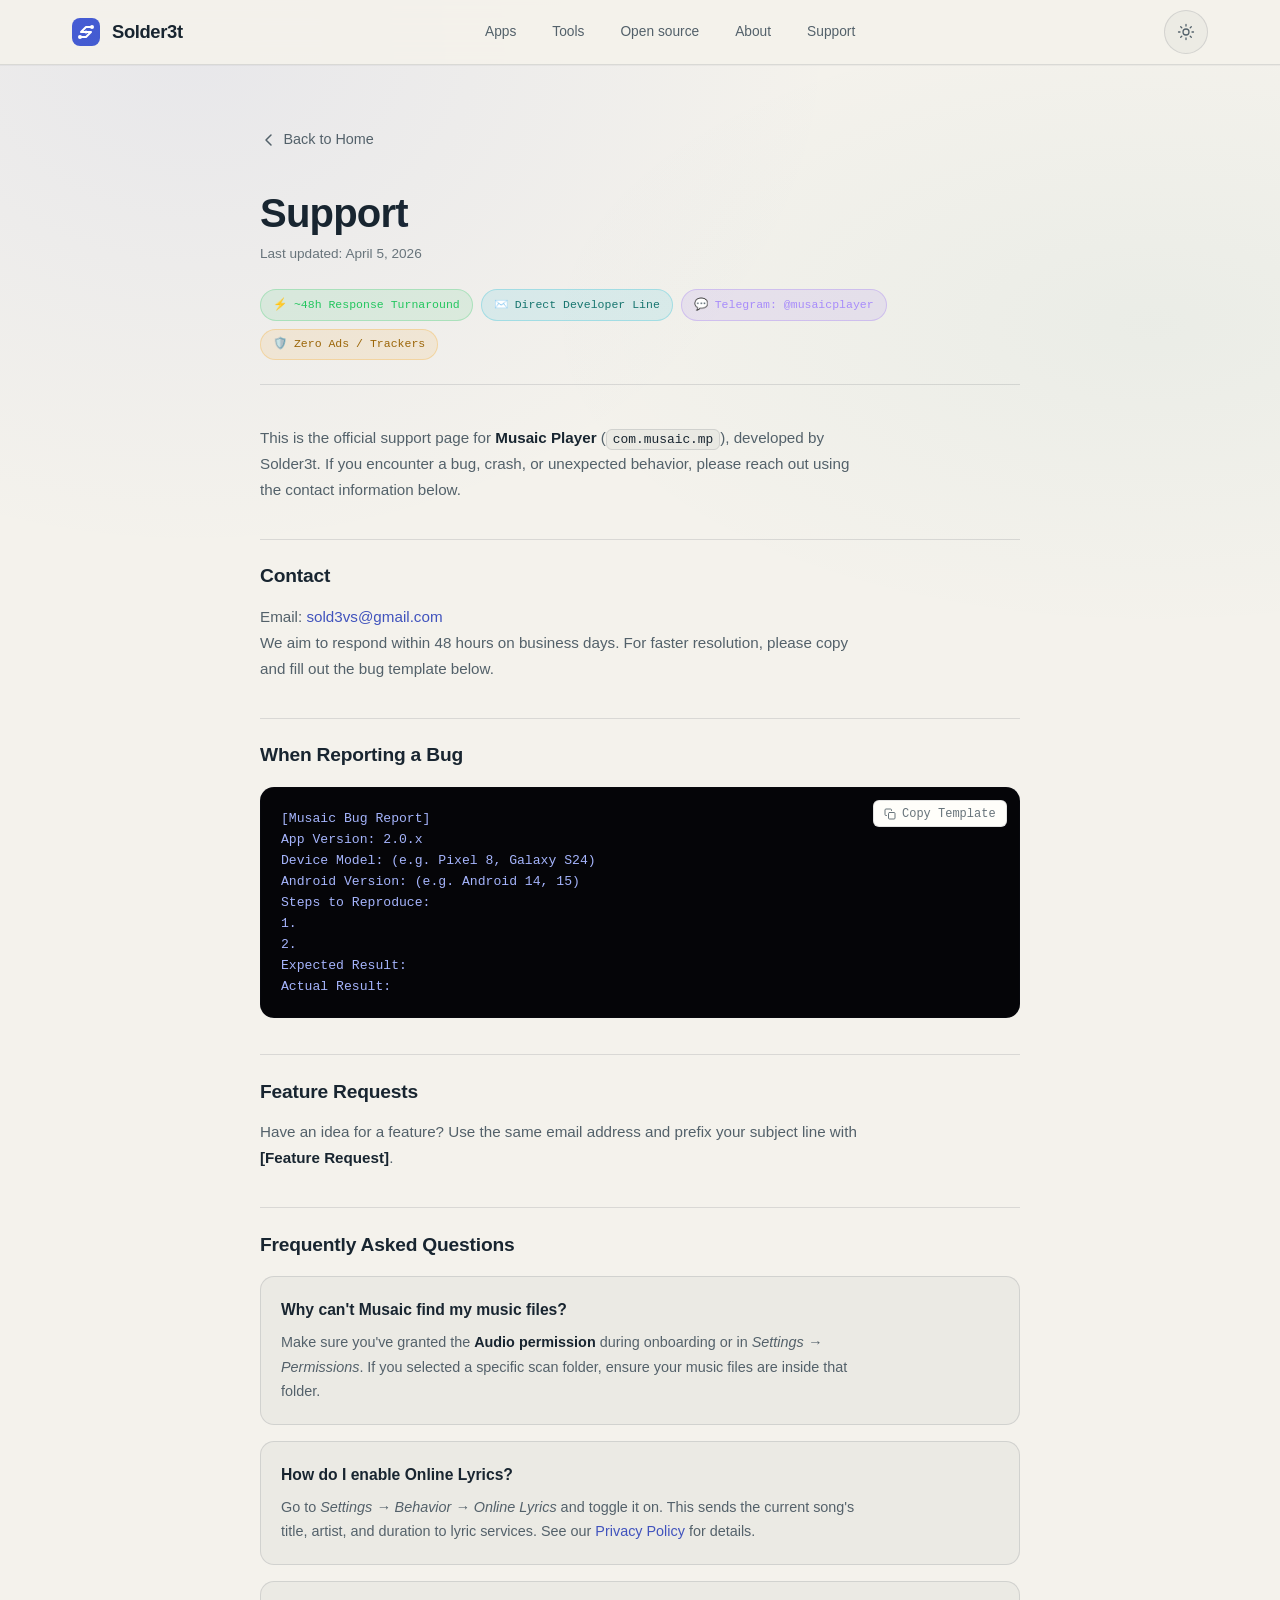
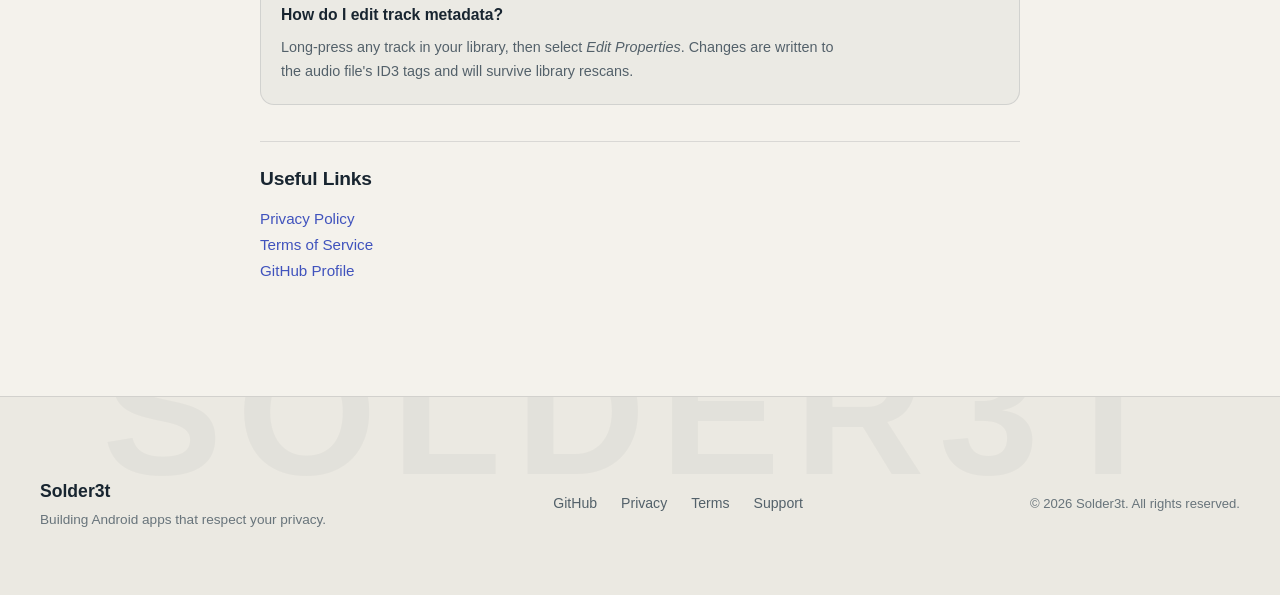
<file: pages/support.html>
<!DOCTYPE html>
<html lang="en">
<head>
  <meta charset="UTF-8">
  <meta name="viewport" content="width=device-width, initial-scale=1.0">
  <meta name="description" content="Support page for Musaic Player — help, bug reports, and feature requests from Solder3t.">
  <meta name="theme-color" content="#f4f2ec">
  <link rel="canonical" href="https://solder3t.github.io/pages/support.html">
  <meta property="og:type" content="website">
  <meta property="og:url" content="https://solder3t.github.io/pages/support.html">
  <meta property="og:site_name" content="Solder3t">
  <meta property="og:title" content="Support — Musaic Player | Solder3t">
  <meta property="og:description" content="Get help with Musaic Player, report a bug, or share a feature request.">
  <meta property="og:image" content="https://solder3t.github.io/og-image.png">
  <meta property="og:image:width" content="1200">
  <meta property="og:image:height" content="630">
  <meta property="og:image:alt" content="Solder3t — independent apps and tools for Android and Linux">
  <meta name="twitter:card" content="summary_large_image">
  <meta name="twitter:title" content="Support — Musaic Player | Solder3t">
  <meta name="twitter:description" content="Get help with Musaic Player, report a bug, or share a feature request.">
  <meta name="twitter:image" content="https://solder3t.github.io/og-image.png">
  <meta name="twitter:image:alt" content="Solder3t — independent apps and tools for Android and Linux">
  <title>Support — Musaic Player | Solder3t</title>
  <script>
    (() => {
      try {
        const saved = localStorage.getItem('solder3t-theme');
        const prefersDark = window.matchMedia('(prefers-color-scheme: dark)').matches;
        document.documentElement.dataset.theme = saved || (prefersDark ? 'dark' : 'light');
      } catch (_) {
        document.documentElement.dataset.theme = 'light';
      }
    })();
  </script>
  <link rel="stylesheet" href="../style.css?v=4.0.0">
  <link rel="icon" type="image/svg+xml" href="../favicon.svg">
  <style>
    .page-content { max-width: 800px; margin: 0 auto; padding: 120px 0 80px; }
    .page-back { display: inline-flex; align-items: center; gap: 0.4rem; color: var(--text-muted); text-decoration: none; font-size: 0.9rem; font-weight: 500; margin-bottom: 2rem; transition: color 0.2s ease; }
    .page-back:hover { color: var(--text); }
    .page-title { font-size: clamp(1.8rem, 4vw, 2.5rem); font-weight: 800; letter-spacing: -0.02em; margin-bottom: 0.5rem; }
    .page-meta { color: var(--text-dim); font-size: 0.85rem; margin-bottom: 1.5rem; }
    .policy-trust-bar { display: flex; flex-wrap: wrap; gap: 0.5rem; margin-bottom: 2.5rem; padding-bottom: 1.5rem; border-bottom: 1px solid var(--border); }
    .policy-pill { font-family: var(--font-mono); font-size: 0.72rem; font-weight: 500; padding: 0.35rem 0.75rem; border-radius: 999px; display: inline-flex; align-items: center; gap: 0.4rem; }
    .policy-pill--green { background: rgba(34, 197, 94, 0.1); color: #22c55e; border: 1px solid rgba(34, 197, 94, 0.25); }
    .policy-pill--teal { background: rgba(6, 182, 212, 0.1); color: var(--accent-teal); border: 1px solid rgba(6, 182, 212, 0.25); }
    .policy-pill--purple { background: rgba(139, 92, 246, 0.1); color: #a78bfa; border: 1px solid rgba(139, 92, 246, 0.25); }
    .policy-pill--gold { background: rgba(245, 158, 11, 0.1); color: var(--gold); border: 1px solid rgba(245, 158, 11, 0.25); }
    .page-body h2 { font-size: 1.2rem; font-weight: 700; margin-top: 2.25rem; margin-bottom: 0.75rem; letter-spacing: -0.01em; }
    .page-body p, .page-body li { color: var(--text-muted); line-height: 1.7; font-size: 0.95rem; }
    .page-body ul { padding-left: 1.25rem; }
    .page-body li { margin-bottom: 0.4rem; }
    .page-body a { color: var(--accent-light); text-decoration: none; font-weight: 500; }
    .page-body a:hover { color: var(--accent); }
    .page-body code { background: var(--bg-card); border: 1px solid var(--border); padding: 0.15em 0.45em; border-radius: 6px; font-family: var(--font-mono); font-size: 0.85em; color: var(--text); }
    .page-body strong { color: var(--text); font-weight: 600; }
    .bug-template-box { background: #050508; border: 1px solid var(--border); border-radius: var(--radius-md); padding: 1.25rem; margin: 1rem 0 1.75rem; position: relative; }
    .bug-template-box pre { margin: 0; font-family: var(--font-mono); font-size: 0.82rem; color: #a5b4fc; line-height: 1.6; white-space: pre-wrap; word-break: break-word; }
    .bug-copy-btn { position: absolute; top: 0.75rem; right: 0.75rem; background: var(--bg-elevated); border: 1px solid var(--border); color: var(--text-dim); padding: 0.35rem 0.65rem; border-radius: 6px; font-size: 0.75rem; font-family: var(--font-mono); cursor: pointer; display: flex; align-items: center; gap: 0.35rem; transition: all 0.2s ease; }
    .bug-copy-btn:hover { color: var(--text); border-color: var(--border-hover); background: var(--bg-card-hover); }
    .bug-copy-btn.copied { color: #22c55e; border-color: rgba(34, 197, 94, 0.4); background: rgba(34, 197, 94, 0.15); }
    .faq-item { background: var(--bg-card); border: 1px solid var(--border); border-radius: var(--radius-md); padding: 1.25rem; margin-top: 1rem; transition: border-color 0.2s ease; }
    .faq-item:hover { border-color: var(--border-hover); }
    .faq-item h3 { font-size: 0.98rem; font-weight: 600; color: var(--text); margin-bottom: 0.5rem; }
    .faq-item p { font-size: 0.9rem; }
    @media (max-width: 600px) { .page-content { padding: 100px 0 60px; } }
  </style>
</head>
<body>
  <div class="mesh-bg" aria-hidden="true"><div class="mesh-orb mesh-orb--1"></div><div class="mesh-orb mesh-orb--2"></div></div>
  <div class="grain" aria-hidden="true"></div>

  <header class="header" id="header">
    <div class="header-inner">
      <a class="logo" href="../index.html" aria-label="Solder3t Home">
        <span class="logo-mark"><svg width="28" height="28" viewBox="0 0 28 28" fill="none"><rect width="28" height="28" rx="8" fill="url(#lg)"/><path d="M 20 9 H 14 L 9 14 H 19 L 14 19 H 8" stroke="white" stroke-width="2" stroke-linecap="round" stroke-linejoin="round"/><circle cx="20" cy="9" r="2" fill="white"/><circle cx="14" cy="14" r="1.5" fill="white"/><circle cx="8" cy="19" r="2" fill="white"/><defs><linearGradient id="lg" x1="0" y1="0" x2="28" y2="28"><stop stop-color="#455bd4"/><stop offset="1" stop-color="#16756f"/></linearGradient></defs></svg></span>
        <span class="logo-text">Solder3t</span>
      </a>
      <nav class="nav">
        <a href="../index.html#work" class="nav-link">Apps</a>
        <a href="../index.html#tools" class="nav-link">Tools</a>
        <a href="../index.html#projects" class="nav-link">Open source</a>
        <a href="../index.html#about" class="nav-link">About</a>
        <a href="support.html" class="nav-link">Support</a>
      </nav>
      <button class="theme-toggle" type="button" data-theme-toggle aria-label="Enable dark mode" title="Enable dark mode" aria-pressed="false">
        <svg class="theme-icon theme-icon--sun" viewBox="0 0 24 24" fill="none" aria-hidden="true"><circle cx="12" cy="12" r="4"/><path d="M12 2v2m0 16v2M4.93 4.93l1.42 1.42m11.3 11.3 1.42 1.42M2 12h2m16 0h2M4.93 19.07l1.42-1.42m11.3-11.3 1.42-1.42"/></svg>
        <svg class="theme-icon theme-icon--moon" viewBox="0 0 24 24" fill="none" aria-hidden="true"><path d="M20.2 15.4A8.4 8.4 0 0 1 8.6 3.8 8.5 8.5 0 1 0 20.2 15.4Z"/></svg>
      </button>
      <button class="nav-toggle" aria-label="Toggle menu" aria-expanded="false">
        <span class="nav-toggle-line"></span>
        <span class="nav-toggle-line"></span>
        <span class="nav-toggle-line"></span>
      </button>
    </div>
  </header>

  <!-- Mobile menu -->
  <div class="mobile-menu" id="mobileMenu">
    <a href="../index.html#work" class="mobile-menu-link">Apps</a>
    <a href="../index.html#tools" class="mobile-menu-link">Tools</a>
    <a href="../index.html#projects" class="mobile-menu-link">Open source</a>
    <a href="../index.html#about" class="mobile-menu-link">About</a>
    <a href="support.html" class="mobile-menu-link">Support</a>
  </div>

  <main class="page-content">
    <a class="page-back" href="../index.html"><svg width="16" height="16" viewBox="0 0 16 16" fill="none"><path d="M10 3L5 8l5 5" stroke="currentColor" stroke-width="1.5" stroke-linecap="round" stroke-linejoin="round"/></svg>Back to Home</a>
    <h1 class="page-title">Support</h1>
    <p class="page-meta">Last updated: April 5, 2026</p>

    <div class="policy-trust-bar">
      <span class="policy-pill policy-pill--green">⚡ ~48h Response Turnaround</span>
      <span class="policy-pill policy-pill--teal">✉️ Direct Developer Line</span>
      <span class="policy-pill policy-pill--purple">💬 Telegram: @musaicplayer</span>
      <span class="policy-pill policy-pill--gold">🛡️ Zero Ads / Trackers</span>
    </div>

    <div class="page-body">
      <p>This is the official support page for <strong>Musaic Player</strong> (<code>com.musaic.mp</code>), developed by Solder3t. If you encounter a bug, crash, or unexpected behavior, please reach out using the contact information below.</p>

      <h2>Contact</h2>
      <p>Email: <a href="mailto:sold3vs@gmail.com">sold3vs@gmail.com</a></p>
      <p>We aim to respond within 48 hours on business days. For faster resolution, please copy and fill out the bug template below.</p>

      <h2>When Reporting a Bug</h2>
      <div class="bug-template-box">
        <button class="bug-copy-btn" data-copy="[Musaic Bug Report]
App Version: 2.0.x
Device Model: 
Android Version: 
Steps to Reproduce:
1. 
2. 
Expected Result: 
Actual Result: " aria-label="Copy bug report template">
          <svg width="12" height="12" viewBox="0 0 24 24" fill="none" stroke="currentColor" stroke-width="2" stroke-linecap="round" stroke-linejoin="round"><rect x="9" y="9" width="13" height="13" rx="2" ry="2"/><path d="M5 15H4a2 2 0 0 1-2-2V4a2 2 0 0 1 2-2h9a2 2 0 0 1 2 2v1"/></svg>
          Copy Template
        </button>
        <pre>[Musaic Bug Report]
App Version: 2.0.x
Device Model: (e.g. Pixel 8, Galaxy S24)
Android Version: (e.g. Android 14, 15)
Steps to Reproduce:
1. 
2. 
Expected Result: 
Actual Result: </pre>
      </div>

      <h2>Feature Requests</h2>
      <p>Have an idea for a feature? Use the same email address and prefix your subject line with <strong>[Feature Request]</strong>.</p>

      <h2>Frequently Asked Questions</h2>

      <div class="faq-item">
        <h3>Why can't Musaic find my music files?</h3>
        <p>Make sure you've granted the <strong>Audio permission</strong> during onboarding or in <em>Settings → Permissions</em>. If you selected a specific scan folder, ensure your music files are inside that folder.</p>
      </div>

      <div class="faq-item">
        <h3>How do I enable Online Lyrics?</h3>
        <p>Go to <em>Settings → Behavior → Online Lyrics</em> and toggle it on. This sends the current song's title, artist, and duration to lyric services. See our <a href="privacy.html">Privacy Policy</a> for details.</p>
      </div>

      <div class="faq-item">
        <h3>How do I edit track metadata?</h3>
        <p>Long-press any track in your library, then select <em>Edit Properties</em>. Changes are written to the audio file's ID3 tags and will survive library rescans.</p>
      </div>

      <h2>Useful Links</h2>
      <p><a href="privacy.html">Privacy Policy</a></p>
      <p><a href="terms.html">Terms of Service</a></p>
      <p><a href="https://github.com/solder3t" target="_blank" rel="noreferrer">GitHub Profile</a></p>
    </div>
  </main>

  <footer class="footer">
    <div class="footer-inner">
      <div class="footer-wordmark" aria-hidden="true">SOLDER3T</div>
      <div class="footer-brand"><span class="footer-logo">Solder3t</span><p class="footer-tagline">Building Android apps that respect your privacy.</p></div>
      <div class="footer-links"><a href="https://github.com/solder3t" target="_blank" rel="noreferrer">GitHub</a><a href="privacy.html">Privacy</a><a href="terms.html">Terms</a><a href="support.html">Support</a></div>
      <p class="footer-copy">&copy; <span id="year"></span> Solder3t. All rights reserved.</p>
    </div>
  </footer>
  <script src="../script.js?v=3.0.0"></script>
</body>
</html>
</file>
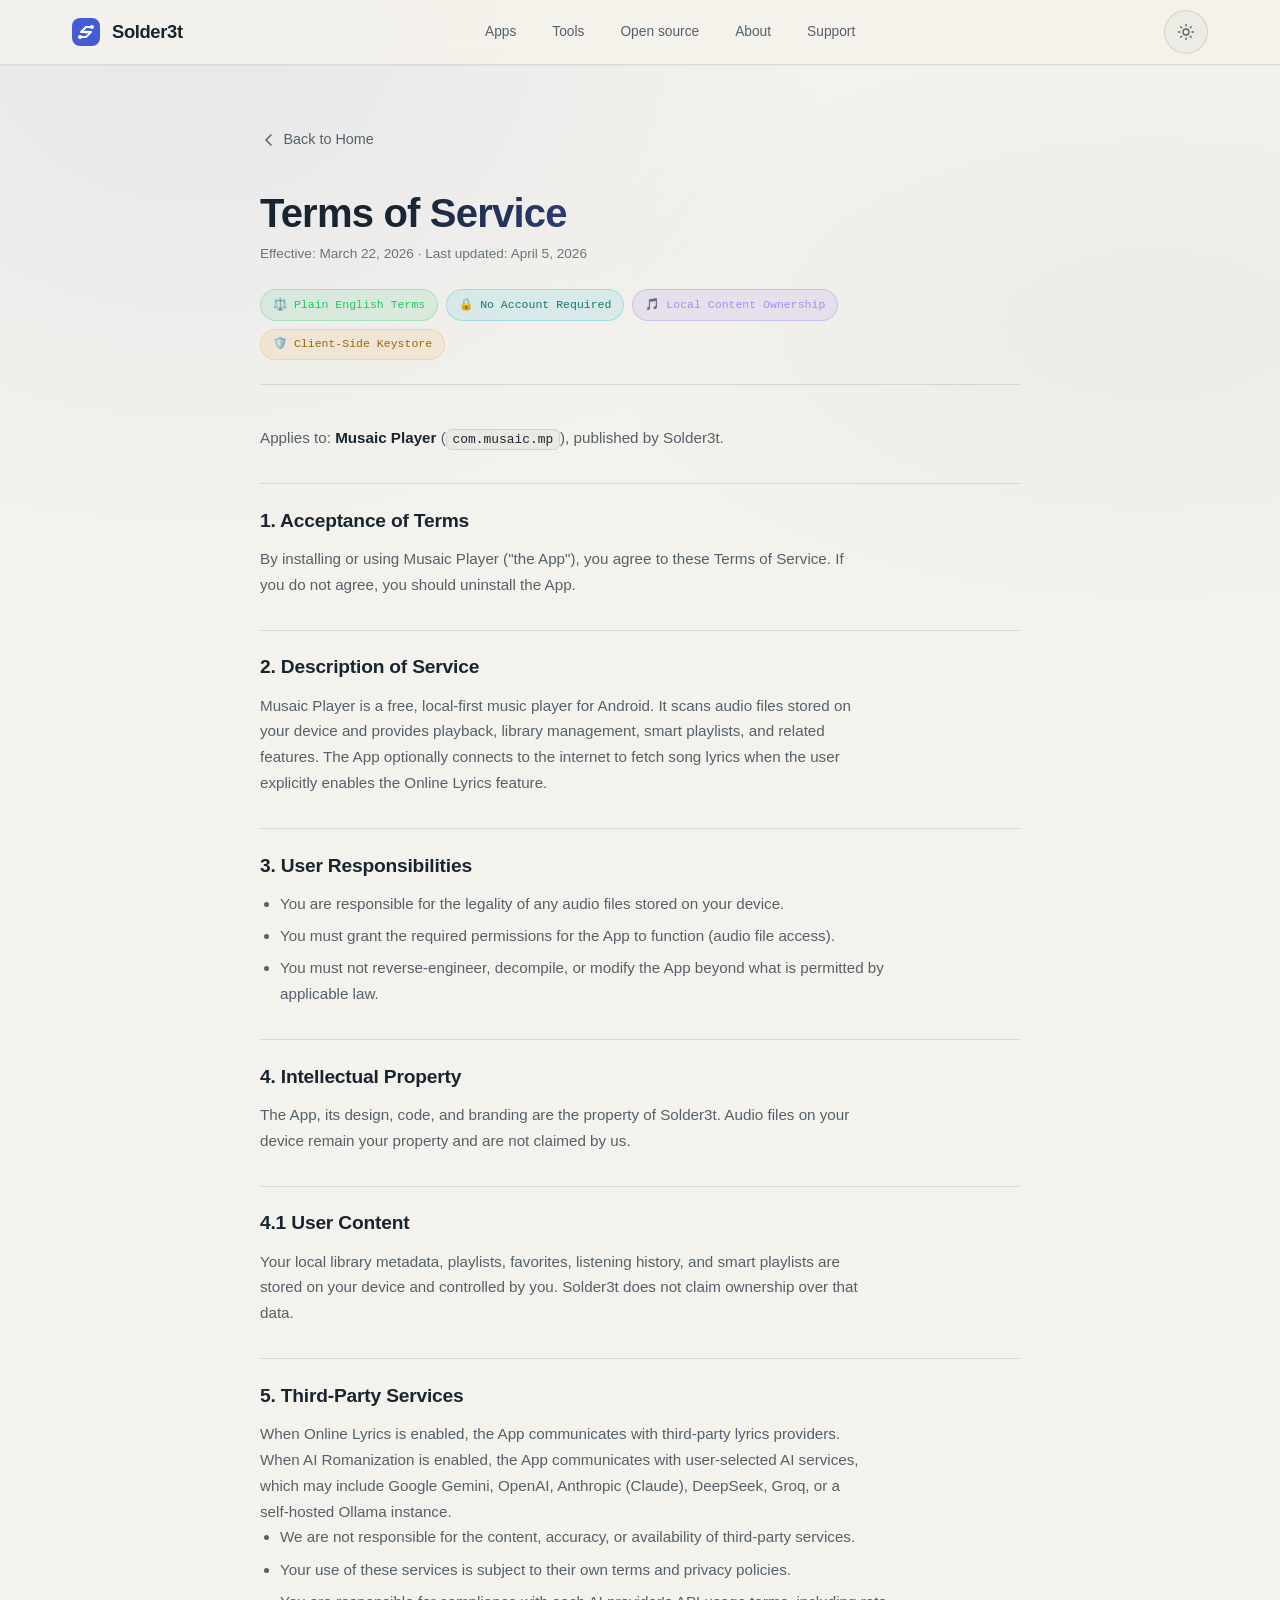
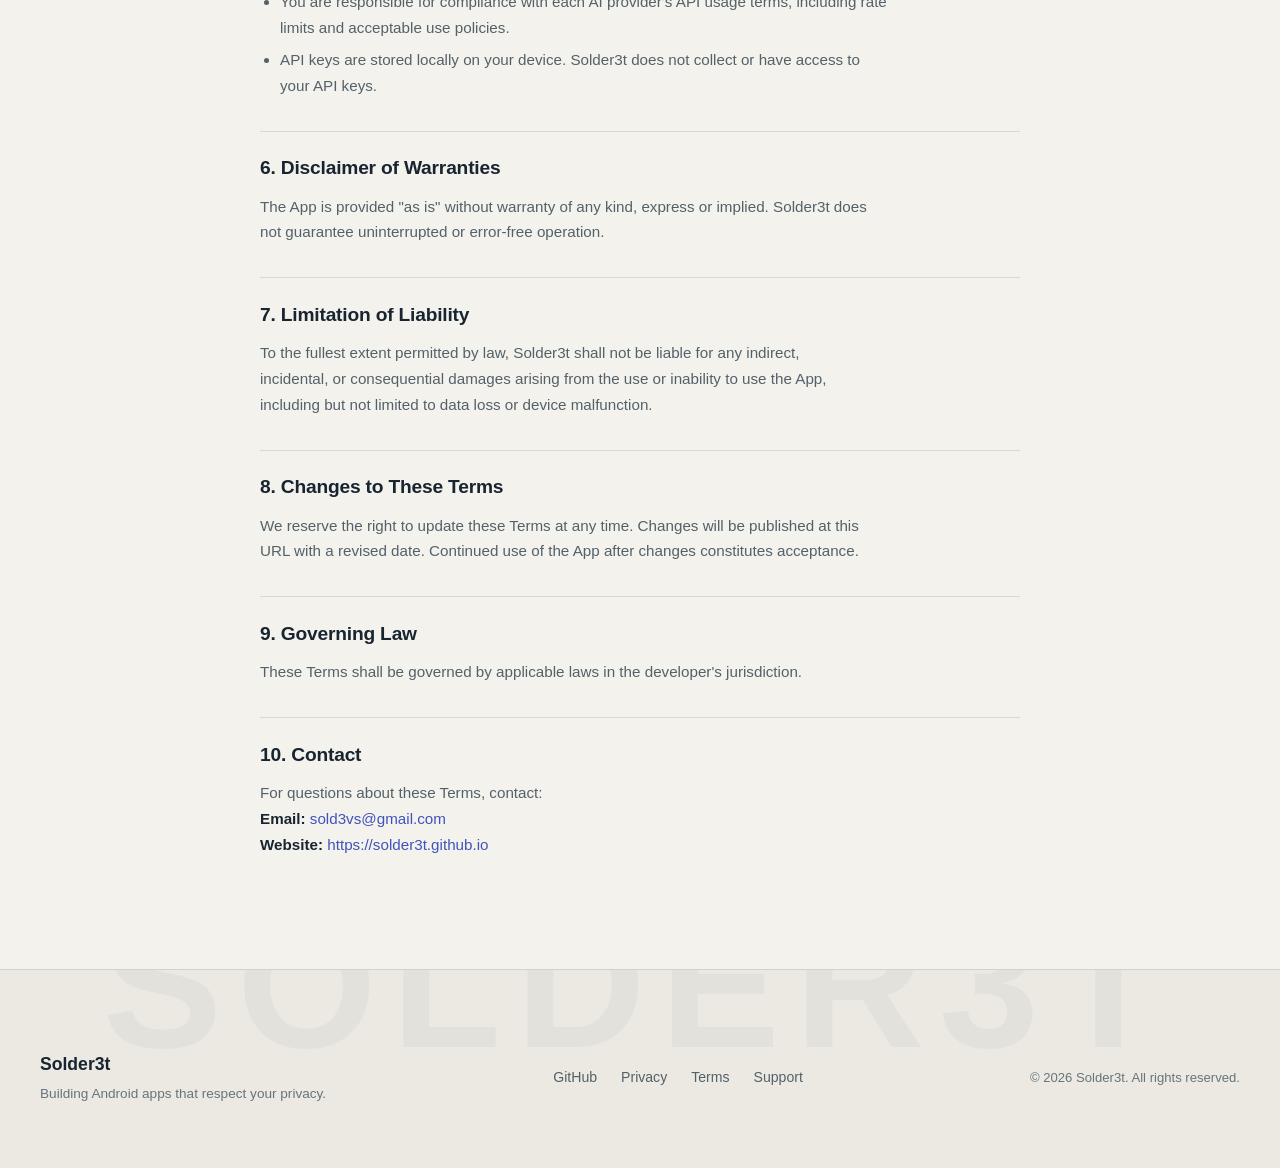
<file: pages/terms.html>
<!DOCTYPE html>
<html lang="en">
<head>
  <meta charset="UTF-8">
  <meta name="viewport" content="width=device-width, initial-scale=1.0">
  <meta name="description" content="Terms of Service for Musaic Player — a local-first Android music player by Solder3t.">
  <meta name="theme-color" content="#f4f2ec">
  <link rel="canonical" href="https://solder3t.github.io/pages/terms.html">
  <meta property="og:type" content="website">
  <meta property="og:url" content="https://solder3t.github.io/pages/terms.html">
  <meta property="og:site_name" content="Solder3t">
  <meta property="og:title" content="Terms of Service — Musaic Player | Solder3t">
  <meta property="og:description" content="Terms for using Musaic Player and its optional online features.">
  <meta property="og:image" content="https://solder3t.github.io/og-image.png">
  <meta property="og:image:width" content="1200">
  <meta property="og:image:height" content="630">
  <meta property="og:image:alt" content="Solder3t — independent apps and tools for Android and Linux">
  <meta name="twitter:card" content="summary_large_image">
  <meta name="twitter:title" content="Terms of Service — Musaic Player | Solder3t">
  <meta name="twitter:description" content="Terms for using Musaic Player and its optional online features.">
  <meta name="twitter:image" content="https://solder3t.github.io/og-image.png">
  <meta name="twitter:image:alt" content="Solder3t — independent apps and tools for Android and Linux">
  <title>Terms of Service — Musaic Player | Solder3t</title>
  <script>
    (() => {
      try {
        const saved = localStorage.getItem('solder3t-theme');
        const prefersDark = window.matchMedia('(prefers-color-scheme: dark)').matches;
        document.documentElement.dataset.theme = saved || (prefersDark ? 'dark' : 'light');
      } catch (_) {
        document.documentElement.dataset.theme = 'light';
      }
    })();
  </script>
  <link rel="stylesheet" href="../style.css?v=4.0.0">
  <link rel="icon" type="image/svg+xml" href="../favicon.svg">
  <style>
    .page-content { max-width: 800px; margin: 0 auto; padding: 120px 0 80px; }
    .page-back { display: inline-flex; align-items: center; gap: 0.4rem; color: var(--text-muted); text-decoration: none; font-size: 0.9rem; font-weight: 500; margin-bottom: 2rem; transition: color 0.2s ease; }
    .page-back:hover { color: var(--text); }
    .page-title { font-size: clamp(1.8rem, 4vw, 2.5rem); font-weight: 800; letter-spacing: -0.02em; margin-bottom: 0.5rem; }
    .page-meta { color: var(--text-dim); font-size: 0.85rem; margin-bottom: 1.5rem; }
    .policy-trust-bar { display: flex; flex-wrap: wrap; gap: 0.5rem; margin-bottom: 2.5rem; padding-bottom: 1.5rem; border-bottom: 1px solid var(--border); }
    .policy-pill { font-family: var(--font-mono); font-size: 0.72rem; font-weight: 500; padding: 0.35rem 0.75rem; border-radius: 999px; display: inline-flex; align-items: center; gap: 0.4rem; }
    .policy-pill--green { background: rgba(34, 197, 94, 0.1); color: #22c55e; border: 1px solid rgba(34, 197, 94, 0.25); }
    .policy-pill--teal { background: rgba(6, 182, 212, 0.1); color: var(--accent-teal); border: 1px solid rgba(6, 182, 212, 0.25); }
    .policy-pill--purple { background: rgba(139, 92, 246, 0.1); color: #a78bfa; border: 1px solid rgba(139, 92, 246, 0.25); }
    .policy-pill--gold { background: rgba(245, 158, 11, 0.1); color: var(--gold); border: 1px solid rgba(245, 158, 11, 0.25); }
    .page-body h2 { font-size: 1.2rem; font-weight: 700; margin-top: 2rem; margin-bottom: 0.6rem; }
    .page-body p, .page-body li { color: var(--text-muted); line-height: 1.7; font-size: 0.95rem; }
    .page-body ul { padding-left: 1.25rem; }
    .page-body li { margin-bottom: 0.4rem; }
    .page-body a { color: var(--accent-light); text-decoration: none; font-weight: 500; }
    .page-body a:hover { color: var(--accent); }
    .page-body code { background: var(--bg-card); border: 1px solid var(--border); padding: 0.15em 0.45em; border-radius: 6px; font-family: var(--font-mono); font-size: 0.85em; color: var(--text); }
    .page-body strong { color: var(--text); font-weight: 600; }
    @media (max-width: 600px) { .page-content { padding: 100px 0 60px; } }
  </style>
</head>
<body>
  <div class="mesh-bg" aria-hidden="true"><div class="mesh-orb mesh-orb--1"></div><div class="mesh-orb mesh-orb--2"></div></div>
  <div class="grain" aria-hidden="true"></div>

  <header class="header" id="header">
    <div class="header-inner">
      <a class="logo" href="../index.html" aria-label="Solder3t Home">
        <span class="logo-mark"><svg width="28" height="28" viewBox="0 0 28 28" fill="none"><rect width="28" height="28" rx="8" fill="url(#lg)"/><path d="M 20 9 H 14 L 9 14 H 19 L 14 19 H 8" stroke="white" stroke-width="2" stroke-linecap="round" stroke-linejoin="round"/><circle cx="20" cy="9" r="2" fill="white"/><circle cx="14" cy="14" r="1.5" fill="white"/><circle cx="8" cy="19" r="2" fill="white"/><defs><linearGradient id="lg" x1="0" y1="0" x2="28" y2="28"><stop stop-color="#455bd4"/><stop offset="1" stop-color="#16756f"/></linearGradient></defs></svg></span>
        <span class="logo-text">Solder3t</span>
      </a>
      <nav class="nav">
        <a href="../index.html#work" class="nav-link">Apps</a>
        <a href="../index.html#tools" class="nav-link">Tools</a>
        <a href="../index.html#projects" class="nav-link">Open source</a>
        <a href="../index.html#about" class="nav-link">About</a>
        <a href="support.html" class="nav-link">Support</a>
      </nav>
      <button class="theme-toggle" type="button" data-theme-toggle aria-label="Enable dark mode" title="Enable dark mode" aria-pressed="false">
        <svg class="theme-icon theme-icon--sun" viewBox="0 0 24 24" fill="none" aria-hidden="true"><circle cx="12" cy="12" r="4"/><path d="M12 2v2m0 16v2M4.93 4.93l1.42 1.42m11.3 11.3 1.42 1.42M2 12h2m16 0h2M4.93 19.07l1.42-1.42m11.3-11.3 1.42-1.42"/></svg>
        <svg class="theme-icon theme-icon--moon" viewBox="0 0 24 24" fill="none" aria-hidden="true"><path d="M20.2 15.4A8.4 8.4 0 0 1 8.6 3.8 8.5 8.5 0 1 0 20.2 15.4Z"/></svg>
      </button>
      <button class="nav-toggle" aria-label="Toggle menu" aria-expanded="false">
        <span class="nav-toggle-line"></span>
        <span class="nav-toggle-line"></span>
        <span class="nav-toggle-line"></span>
      </button>
    </div>
  </header>

  <!-- Mobile menu -->
  <div class="mobile-menu" id="mobileMenu">
    <a href="../index.html#work" class="mobile-menu-link">Apps</a>
    <a href="../index.html#tools" class="mobile-menu-link">Tools</a>
    <a href="../index.html#projects" class="mobile-menu-link">Open source</a>
    <a href="../index.html#about" class="mobile-menu-link">About</a>
    <a href="support.html" class="mobile-menu-link">Support</a>
  </div>

  <main class="page-content">
    <a class="page-back" href="../index.html"><svg width="16" height="16" viewBox="0 0 16 16" fill="none"><path d="M10 3L5 8l5 5" stroke="currentColor" stroke-width="1.5" stroke-linecap="round" stroke-linejoin="round"/></svg>Back to Home</a>
    <h1 class="page-title">Terms of Service</h1>
    <p class="page-meta">Effective: March 22, 2026 · Last updated: April 5, 2026</p>

    <div class="policy-trust-bar">
      <span class="policy-pill policy-pill--green">⚖️ Plain English Terms</span>
      <span class="policy-pill policy-pill--teal">🔒 No Account Required</span>
      <span class="policy-pill policy-pill--purple">🎵 Local Content Ownership</span>
      <span class="policy-pill policy-pill--gold">🛡️ Client-Side Keystore</span>
    </div>

    <div class="page-body">
      <p>Applies to: <strong>Musaic Player</strong> (<code>com.musaic.mp</code>), published by Solder3t.</p>

      <h2>1. Acceptance of Terms</h2>
      <p>By installing or using Musaic Player ("the App"), you agree to these Terms of Service. If you do not agree, you should uninstall the App.</p>

      <h2>2. Description of Service</h2>
      <p>Musaic Player is a free, local-first music player for Android. It scans audio files stored on your device and provides playback, library management, smart playlists, and related features. The App optionally connects to the internet to fetch song lyrics when the user explicitly enables the Online Lyrics feature.</p>

      <h2>3. User Responsibilities</h2>
      <ul>
        <li>You are responsible for the legality of any audio files stored on your device.</li>
        <li>You must grant the required permissions for the App to function (audio file access).</li>
        <li>You must not reverse-engineer, decompile, or modify the App beyond what is permitted by applicable law.</li>
      </ul>

      <h2>4. Intellectual Property</h2>
      <p>The App, its design, code, and branding are the property of Solder3t. Audio files on your device remain your property and are not claimed by us.</p>

      <h2>4.1 User Content</h2>
      <p>Your local library metadata, playlists, favorites, listening history, and smart playlists are stored on your device and controlled by you. Solder3t does not claim ownership over that data.</p>

      <h2>5. Third-Party Services</h2>
      <p>When Online Lyrics is enabled, the App communicates with third-party lyrics providers. When AI Romanization is enabled, the App communicates with user-selected AI services, which may include Google Gemini, OpenAI, Anthropic (Claude), DeepSeek, Groq, or a self-hosted Ollama instance.</p>
      <ul>
        <li>We are not responsible for the content, accuracy, or availability of third-party services.</li>
        <li>Your use of these services is subject to their own terms and privacy policies.</li>
        <li>You are responsible for compliance with each AI provider's API usage terms, including rate limits and acceptable use policies.</li>
        <li>API keys are stored locally on your device. Solder3t does not collect or have access to your API keys.</li>
      </ul>

      <h2>6. Disclaimer of Warranties</h2>
      <p>The App is provided "as is" without warranty of any kind, express or implied. Solder3t does not guarantee uninterrupted or error-free operation.</p>

      <h2>7. Limitation of Liability</h2>
      <p>To the fullest extent permitted by law, Solder3t shall not be liable for any indirect, incidental, or consequential damages arising from the use or inability to use the App, including but not limited to data loss or device malfunction.</p>

      <h2>8. Changes to These Terms</h2>
      <p>We reserve the right to update these Terms at any time. Changes will be published at this URL with a revised date. Continued use of the App after changes constitutes acceptance.</p>

      <h2>9. Governing Law</h2>
      <p>These Terms shall be governed by applicable laws in the developer's jurisdiction.</p>

      <h2>10. Contact</h2>
      <p>For questions about these Terms, contact:<br>
        <strong>Email:</strong> <a href="mailto:sold3vs@gmail.com">sold3vs@gmail.com</a><br>
        <strong>Website:</strong> <a href="https://solder3t.github.io">https://solder3t.github.io</a>
      </p>
    </div>
  </main>

  <footer class="footer">
    <div class="footer-inner">
      <div class="footer-wordmark" aria-hidden="true">SOLDER3T</div>
      <div class="footer-brand"><span class="footer-logo">Solder3t</span><p class="footer-tagline">Building Android apps that respect your privacy.</p></div>
      <div class="footer-links"><a href="https://github.com/solder3t" target="_blank" rel="noreferrer">GitHub</a><a href="privacy.html">Privacy</a><a href="terms.html">Terms</a><a href="support.html">Support</a></div>
      <p class="footer-copy">&copy; <span id="year"></span> Solder3t. All rights reserved.</p>
    </div>
  </footer>
  <script src="../script.js?v=3.0.0"></script>
</body>
</html>
</file>
<file: style.css>
/* ═══════════════════════════════════════
   Solder3t — Modern Portfolio Styles v2
   ═══════════════════════════════════════ */

:root {
  color-scheme: light;
  --bg: #f4f2ec;
  --bg-elevated: #fffefa;
  --bg-card: rgba(24, 37, 48, 0.035);
  --bg-card-hover: rgba(24, 37, 48, 0.065);
  --bg-section-alt: #ebe9e2;
  --border: rgba(24, 37, 48, 0.12);
  --border-hover: rgba(24, 37, 48, 0.24);
  --text: #182530;
  --text-muted: #53616a;
  --text-dim: #68747b;
  --accent: #455bd4;
  --accent-light: #4053bd;
  --accent-glow: rgba(69, 91, 212, 0.18);
  --accent-teal: #16756f;
  --accent-teal-glow: rgba(22, 117, 111, 0.15);
  --gold: #9b6508;
  --gradient-1: #455bd4;
  --gradient-2: #5364bd;
  --gradient-3: #567c85;
  --radius-sm: 8px;
  --radius-md: 14px;
  --radius-lg: 20px;
  --radius-xl: 28px;
  --font-sans: Inter, -apple-system, BlinkMacSystemFont, "Segoe UI", sans-serif;
  --font-mono: "SFMono-Regular", Consolas, "Liberation Mono", monospace;
  --ease-out-expo: cubic-bezier(0.16, 1, 0.3, 1);
  --ease-spring: cubic-bezier(0.34, 1.56, 0.64, 1);
}

:root[data-theme="dark"] {
  color-scheme: dark;
  --bg: #0d1117;
  --bg-elevated: #151c24;
  --bg-card: rgba(238, 242, 247, 0.045);
  --bg-card-hover: rgba(238, 242, 247, 0.08);
  --bg-section-alt: #111820;
  --border: rgba(225, 234, 242, 0.11);
  --border-hover: rgba(225, 234, 242, 0.22);
  --text: #edf2f7;
  --text-muted: #b5c0ca;
  --text-dim: #92a0ad;
  --accent: #778bff;
  --accent-light: #a5b4ff;
  --accent-glow: rgba(119, 139, 255, 0.2);
  --accent-teal: #62c9bf;
  --accent-teal-glow: rgba(98, 201, 191, 0.16);
  --gold: #e8bd76;
  --gradient-1: #7185fa;
  --gradient-2: #826fd5;
  --gradient-3: #62b5ad;
}

*, *::before, *::after {
  box-sizing: border-box;
  margin: 0;
  padding: 0;
}

::selection {
  background: rgba(6, 182, 212, 0.25);
  color: white;
}

/* A consistent reading layout for policy and support pages. */
.page-content {
  width: min(100% - 2.5rem, 760px);
}

.page-title {
  line-height: 1.08;
  text-wrap: balance;
  background: linear-gradient(110deg, #182530 18%, #455bd4 72%, #16756f);
  color: transparent;
  -webkit-background-clip: text;
  background-clip: text;
}

.page-body h2 {
  scroll-margin-top: 6rem;
  padding-top: 1.35rem;
  border-top: 1px solid var(--border);
}

.page-body p,
.page-body li {
  max-width: 72ch;
}

.page-body a {
  text-decoration: underline;
  text-decoration-color: rgba(129, 140, 248, 0.35);
  text-underline-offset: 3px;
}

.page-body a:hover {
  text-decoration-color: currentColor;
}

.page-back {
  min-height: 40px;
  padding: 0.4rem 0.75rem;
  margin-left: -0.75rem;
  border: 1px solid transparent;
  border-radius: 999px;
}

.page-back:hover {
  border-color: var(--border);
  background: var(--bg-card);
}

@media (prefers-reduced-motion: reduce) {
  *, *::before, *::after {
    scroll-behavior: auto !important;
    animation-duration: 0.01ms !important;
    animation-iteration-count: 1 !important;
    transition-duration: 0.01ms !important;
  }
}

html {
  scroll-behavior: smooth;
  -webkit-font-smoothing: antialiased;
  -moz-osx-font-smoothing: grayscale;
}

body {
  font-family: var(--font-sans);
  color: var(--text);
  background: var(--bg);
  line-height: 1.6;
  overflow-x: hidden;
  min-height: 100vh;
}

h2 {
  letter-spacing: -0.01em;
}

/* ── Mesh Gradient Background ── */
.mesh-bg {
  position: fixed;
  inset: 0;
  z-index: -2;
  overflow: hidden;
  background: radial-gradient(ellipse at 15% 5%, rgba(69, 91, 212, 0.07), transparent 42%),
    radial-gradient(ellipse at 90% 36%, rgba(22, 117, 111, 0.045), transparent 38%), var(--bg);
}

/* ── Header ── */
.header {
  position: fixed;
  top: 0;
  left: 0;
  right: 0;
  z-index: 100;
  backdrop-filter: blur(20px) saturate(180%);
  -webkit-backdrop-filter: blur(20px) saturate(180%);
  background: rgba(244, 242, 236, 0.9);
  border-bottom: 1px solid var(--border);
  transition: transform 0.4s var(--ease-out-expo), background 0.3s ease;
}

.header.hidden {
  transform: translateY(-100%);
}

.header-inner {
  max-width: 1200px;
  margin: 0 auto;
  padding: 0 2rem;
  height: 64px;
  display: flex;
  align-items: center;
  justify-content: space-between;
}

.logo {
  display: flex;
  align-items: center;
  gap: 0.75rem;
  text-decoration: none;
  color: var(--text);
}

.logo-mark {
  display: flex;
  align-items: center;
  justify-content: center;
}

.logo-text {
  font-weight: 700;
  font-size: 1.15rem;
  letter-spacing: -0.02em;
}

.nav {
  display: flex;
  align-items: center;
  gap: 0.25rem;
}

.nav-link {
  text-decoration: none;
  color: var(--text-muted);
  font-size: 0.9rem;
  font-weight: 500;
  padding: 0.5rem 1rem;
  border-radius: 999px;
  transition: color 0.2s ease, background 0.2s ease;
  position: relative;
}

.nav-link::after {
  content: '';
  position: absolute;
  bottom: 0.25rem;
  left: 1rem;
  right: 1rem;
  height: 1px;
  background: var(--accent-teal);
  transform: scaleX(0);
  transform-origin: left;
  transition: transform 0.25s var(--ease-out-expo);
  border-radius: 1px;
}

.nav-link:hover {
  color: var(--text);
  background: rgba(255, 255, 255, 0.06);
}

.nav-link:hover::after {
  transform: scaleX(1);
}

/* Mobile nav toggle */
.nav-toggle {
  display: none;
  flex-direction: column;
  gap: 5px;
  background: none;
  border: none;
  cursor: pointer;
  padding: 8px;
}

.nav-toggle-line {
  width: 22px;
  height: 2px;
  background: var(--text);
  border-radius: 2px;
  transition: transform 0.3s var(--ease-out-expo), opacity 0.2s ease;
}

.nav-toggle[aria-expanded="true"] .nav-toggle-line:nth-child(1) {
  transform: translateY(7px) rotate(45deg);
}

.nav-toggle[aria-expanded="true"] .nav-toggle-line:nth-child(2) {
  opacity: 0;
}

.nav-toggle[aria-expanded="true"] .nav-toggle-line:nth-child(3) {
  transform: translateY(-7px) rotate(-45deg);
}

/* Mobile menu */
.mobile-menu {
  display: none;
  position: fixed;
  top: 64px;
  left: 0;
  right: 0;
  bottom: 0;
  background: rgba(244, 242, 236, 0.98);
  backdrop-filter: blur(20px);
  z-index: 99;
  flex-direction: column;
  padding: 2rem;
  gap: 0.5rem;
  opacity: 0;
  transform: translateY(-20px);
  transition: opacity 0.3s ease, transform 0.3s var(--ease-out-expo);
  pointer-events: none;
}

.mobile-menu.open {
  display: flex;
  opacity: 1;
  transform: translateY(0);
  pointer-events: all;
}

.mobile-menu-link {
  text-decoration: none;
  color: var(--text);
  font-size: 1.5rem;
  font-weight: 600;
  padding: 1rem 0;
  border-bottom: 1px solid var(--border);
  transition: color 0.2s ease;
}

.mobile-menu-link:hover {
  color: var(--accent-light);
}

.theme-toggle--menu {
  display: none;
}

/* ── Main Content ── */
main {
  max-width: 1200px;
  margin: 0 auto;
  padding: 0 2rem;
}

/* ── Hero ── */
.hero {
  padding-top: 140px;
  padding-bottom: 80px;
}

/* Two-column asymmetric layout */
.hero-layout {
  display: grid;
  grid-template-columns: 1.05fr 0.95fr;
  gap: 3.5rem;
  align-items: center;
  margin-bottom: 0;
}

.hero-main {
  text-align: left;
}

.hero-badge {
  display: inline-flex;
  align-items: center;
  gap: 0.5rem;
  padding: 0.4rem 1rem;
  border-radius: 999px;
  border: 1px solid var(--border);
  background: var(--bg-card);
  font-size: 0.82rem;
  font-weight: 500;
  color: var(--text-muted);
  margin-bottom: 1.75rem;
  animation: fadeInUp 0.8s var(--ease-out-expo) both;
}

.hero-badge-dot {
  width: 6px;
  height: 6px;
  border-radius: 50%;
  background: var(--accent-teal);
  animation: pulse 2s ease-in-out infinite;
}

.badge-code {
  font-family: var(--font-mono);
  font-size: 0.8rem;
  color: var(--accent-teal);
}

@keyframes pulse {
  0%, 100% { opacity: 1; transform: scale(1); }
  50% { opacity: 0.5; transform: scale(1.3); }
}

.hero-title {
  font-size: clamp(2.3rem, 4.2vw, 3.8rem);
  font-weight: 800;
  line-height: 1.1;
  letter-spacing: -0.03em;
  margin-bottom: 1.25rem;
  text-wrap: balance;
  animation: fadeInUp 0.8s var(--ease-out-expo) 0.1s both;
}

.hero-title-line {
  display: block;
}

.hero-title-line--accent {
  background: linear-gradient(135deg, var(--gradient-1), var(--gradient-2), var(--gradient-3));
  -webkit-background-clip: text;
  -webkit-text-fill-color: transparent;
  background-clip: text;
}

.hero-subtitle {
  max-width: 520px;
  margin-bottom: 2rem;
  font-size: 1.08rem;
  color: var(--text-muted);
  line-height: 1.7;
  animation: fadeInUp 0.8s var(--ease-out-expo) 0.2s both;
}

.hero-ctas {
  display: flex;
  align-items: center;
  gap: 1rem;
  flex-wrap: wrap;
  margin-bottom: 2rem;
  animation: fadeInUp 0.8s var(--ease-out-expo) 0.3s both;
}

.hero-terminal-col {
  width: 100%;
  animation: fadeInUp 0.8s var(--ease-out-expo) 0.25s both;
}

/* ── Integrated Terminal Station Meta ── */
.terminal-station-meta {
  margin-top: 1.25rem;
  padding-top: 1.25rem;
  border-top: 1px solid var(--border);
}

.station-meta-header {
  display: flex;
  align-items: center;
  justify-content: space-between;
  margin-bottom: 0.85rem;
  font-size: 0.78rem;
  flex-wrap: wrap;
  gap: 0.5rem;
}

.station-status-pill {
  display: inline-flex;
  align-items: center;
  gap: 0.45rem;
  color: var(--text-muted);
  font-family: var(--font-mono);
}

.station-status-dot {
  width: 7px;
  height: 7px;
  border-radius: 50%;
  background: #22c55e;
  animation: pulse 2s ease-in-out infinite;
}

.station-status-link {
  color: var(--accent-teal);
  text-decoration: none;
  font-weight: 600;
}

.station-status-link:hover {
  text-decoration: underline;
}

.station-badge {
  font-family: var(--font-mono);
  font-size: 0.72rem;
  color: var(--text-dim);
  background: rgba(255, 255, 255, 0.04);
  padding: 0.2rem 0.5rem;
  border-radius: 4px;
  border: 1px solid var(--border);
}

.terminal-pills-matrix {
  display: flex;
  flex-wrap: wrap;
  gap: 0.45rem;
  align-items: center;
}

.terminal-pills-matrix .hero-pill {
  font-size: 0.75rem;
  padding: 0.25rem 0.65rem;
  transform: none !important;
  margin: 0 !important;
}

/* ── Currently Working On Widget ── */
.hero-wip {
  display: inline-flex;
  align-items: center;
  gap: 0.6rem;
  background: var(--bg-elevated);
  border: 1px solid var(--border);
  border-left: 3px solid var(--accent-teal);
  border-radius: var(--radius-sm);
  padding: 0.6rem 1rem;
  margin-bottom: 2rem;
  animation: fadeInUp 0.8s var(--ease-out-expo) 0.35s both;
}

.hero-wip-dot {
  width: 8px;
  height: 8px;
  border-radius: 50%;
  background: #22c55e;
  animation: pulse 2s ease-in-out infinite;
  flex-shrink: 0;
}

.hero-wip-label {
  font-size: 0.82rem;
  color: var(--text-muted);
}

.hero-wip-link {
  font-size: 0.85rem;
  font-weight: 700;
  color: var(--accent-teal);
  text-decoration: none;
  transition: opacity 0.2s ease;
}

.hero-wip-link:hover {
  opacity: 0.8;
}

.hero-pill {
  font-family: var(--font-mono);
  font-size: 0.8rem;
  font-weight: 500;
  padding: 0.35rem 0.85rem;
  border-radius: 999px;
  border: 1px solid;
  white-space: nowrap;
  display: inline-block;
  transition: transform 0.2s ease, border-color 0.2s ease;
}

.hero-pill:hover {
  transform: translateY(-2px);
}

.hero-pill--green {
  background: rgba(74, 222, 128, 0.08);
  border-color: rgba(74, 222, 128, 0.25);
  color: #4ade80;
}

.hero-pill--blue {
  background: rgba(96, 165, 250, 0.08);
  border-color: rgba(96, 165, 250, 0.25);
  color: #60a5fa;
}

.hero-pill--yellow {
  background: rgba(250, 204, 21, 0.08);
  border-color: rgba(250, 204, 21, 0.25);
  color: #facc15;
}

.hero-pill--purple {
  background: rgba(167, 139, 250, 0.08);
  border-color: rgba(167, 139, 250, 0.25);
  color: #a78bfa;
}

.hero-pill--teal {
  background: rgba(6, 182, 212, 0.08);
  border-color: rgba(6, 182, 212, 0.25);
  color: var(--accent-teal);
}

/* ── Buttons ── */
.btn {
  display: inline-flex;
  align-items: center;
  gap: 0.5rem;
  padding: 0.8rem 1.5rem;
  border-radius: 999px;
  font-weight: 600;
  font-size: 0.95rem;
  text-decoration: none;
  transition: transform 0.3s var(--ease-spring), box-shadow 0.3s ease, background 0.2s ease;
  cursor: pointer;
  border: none;
}

.btn:hover {
  transform: translateY(-2px);
}

.btn:active {
  transform: translateY(0);
}

.btn--primary {
  background: linear-gradient(135deg, var(--gradient-1), var(--gradient-2));
  color: white;
  box-shadow: 0 8px 32px var(--accent-glow);
}

.btn--primary:hover {
  box-shadow: 0 12px 40px rgba(99, 102, 241, 0.45);
}

.btn--ghost {
  background: var(--bg-card);
  color: var(--text);
  border: 1px solid var(--border);
}

.btn--ghost:hover {
  background: var(--bg-card-hover);
  border-color: var(--border-hover);
}

/* ── Hero Stats ── */
.hero-stats {
  display: flex;
  align-items: center;
  gap: 2rem;
  padding-top: 1.5rem;
  border-top: 1px solid var(--border);
  animation: fadeInUp 0.8s var(--ease-out-expo) 0.4s both;
}

.stat {
  text-align: left;
}

.stat-value {
  display: block;
  font-size: 1.5rem;
  font-weight: 700;
  letter-spacing: -0.02em;
}

.stat-label {
  font-size: 0.82rem;
  color: var(--text-dim);
  margin-top: 0.25rem;
}

.stat-divider {
  width: 1px;
  height: 40px;
  background: var(--border);
}

/* ── Sections ── */
.section {
  padding: 80px 0;
}

.section-header {
  margin-bottom: 3rem;
}

.section-tag {
  font-family: var(--font-mono);
  font-size: 0.78rem;
  letter-spacing: 0.08em;
  text-transform: uppercase;
  color: var(--accent-light);
  font-weight: 500;
}

.section-header h2 {
  font-size: clamp(1.8rem, 4vw, 2.5rem);
  font-weight: 800;
  letter-spacing: -0.02em;
  margin-top: 0.5rem;
}

/* ── App Grid ── */
.app-grid {
  display: grid;
  grid-template-columns: repeat(auto-fit, minmax(320px, 1fr));
  gap: 1.5rem;
}

.app-card {
  background: var(--bg-card);
  border: 1px solid var(--border);
  border-radius: var(--radius-lg);
  padding: 2rem;
  transition: transform 0.4s var(--ease-out-expo), border-color 0.3s ease, box-shadow 0.3s ease;
  position: relative;
  overflow: hidden;
  display: flex;
  flex-direction: column;
}

.app-card::before {
  content: '';
  position: absolute;
  inset: 0;
  border-radius: var(--radius-lg);
  background: linear-gradient(135deg, var(--accent-glow), transparent 60%);
  opacity: 0;
  transition: opacity 0.4s ease;
  pointer-events: none;
}

.app-card:hover {
  transform: translateY(-4px);
  border-color: var(--border-hover);
  box-shadow: 0 20px 60px rgba(0, 0, 0, 0.3);
}

.app-card:hover::before {
  opacity: 1;
}

/* Colored top accent borders per card index */
.app-card[data-card-index="0"] {
  border-top: 3px solid var(--accent);
}

.app-card[data-card-index="1"] {
  border-top: 3px solid var(--accent-teal);
}

/* ── App Card Redesign ── */
.app-card-header {
  display: flex;
  align-items: flex-start;
  gap: 1rem;
  margin-bottom: 1.25rem;
}

.app-card-icon-wrap {
  flex-shrink: 0;
  width: 48px;
  height: 48px;
  border-radius: 14px;
  overflow: hidden;
  box-shadow: 0 8px 20px rgba(0, 0, 0, 0.35);
  display: flex;
  align-items: center;
  justify-content: center;
  background: var(--bg-elevated);
}

.app-card-header-info {
  flex: 1;
  min-width: 0;
}

.app-card-badge-row {
  display: flex;
  align-items: center;
  gap: 0.5rem;
  margin-bottom: 0.3rem;
  flex-wrap: wrap;
}

.app-version-badge {
  font-family: var(--font-mono);
  font-size: 0.68rem;
  font-weight: 600;
  padding: 0.15rem 0.5rem;
  border-radius: 999px;
  background: rgba(245, 158, 11, 0.12);
  color: var(--gold);
  border: 1px solid rgba(245, 158, 11, 0.25);
  text-transform: uppercase;
  letter-spacing: 0.04em;
}

.app-card-title {
  font-size: 1.4rem;
  font-weight: 700;
  letter-spacing: -0.01em;
  color: var(--text);
  margin: 0;
}

.app-card-desc {
  color: var(--text-muted);
  font-size: 0.94rem;
  line-height: 1.6;
  margin-bottom: 1.25rem;
}

.app-card-highlights {
  display: flex;
  flex-wrap: wrap;
  gap: 0.45rem;
  margin-bottom: 1.25rem;
}

.highlight-chip {
  display: inline-flex;
  align-items: center;
  gap: 0.35rem;
  font-size: 0.76rem;
  font-weight: 500;
  color: var(--text);
  background: rgba(255, 255, 255, 0.035);
  border: 1px solid var(--border);
  padding: 0.25rem 0.65rem;
  border-radius: 999px;
}

.highlight-chip svg {
  color: var(--accent-teal);
  flex-shrink: 0;
}

.app-card-footer-meta {
  display: flex;
  align-items: center;
  justify-content: space-between;
  margin-bottom: 1.25rem;
  padding-bottom: 1rem;
  border-bottom: 1px solid var(--border);
}

.app-card-package code {
  font-family: var(--font-mono);
  font-size: 0.75rem;
  color: var(--text-dim);
  background: rgba(255, 255, 255, 0.03);
  padding: 0.2rem 0.45rem;
  border-radius: var(--radius-sm);
  border: 1px solid var(--border);
}

.app-card-meta {
  font-family: var(--font-mono);
  font-size: 0.75rem;
  color: var(--accent-light);
  text-transform: uppercase;
  letter-spacing: 0.06em;
}

.app-card h3 {
  font-size: 1.35rem;
  font-weight: 700;
  margin-bottom: 0.5rem;
}

.app-card p {
  color: var(--text-muted);
  font-size: 0.95rem;
  line-height: 1.6;
  margin-bottom: 1rem;
}

.app-card-package {
  font-family: var(--font-mono);
  font-size: 0.78rem;
  color: var(--text-dim);
  margin-bottom: 0;
}

.app-card-status {
  display: inline-flex;
  align-items: center;
  gap: 0.4rem;
  padding: 0.3rem 0.8rem;
  border-radius: 999px;
  font-size: 0.78rem;
  font-weight: 500;
  margin-bottom: 0;
}

.app-card-status--rc {
  background: rgba(234, 179, 8, 0.1);
  color: #eab308;
  border: 1px solid rgba(234, 179, 8, 0.2);
}

.app-card-status--live {
  background: rgba(34, 197, 94, 0.1);
  color: #22c55e;
  border: 1px solid rgba(34, 197, 94, 0.2);
}

/* Tech stack tags on app cards */
.app-card-tags {
  display: flex;
  flex-wrap: wrap;
  gap: 0.4rem;
  margin-top: auto;
  padding-top: 1rem;
}

.app-tag {
  font-family: var(--font-mono);
  font-size: 0.7rem;
  padding: 0.2rem 0.55rem;
  border-radius: var(--radius-sm);
  background: rgba(255, 255, 255, 0.04);
  border: 1px solid var(--border);
  color: var(--text-dim);
}

.app-card-actions {
  display: flex;
  gap: 0.75rem;
  flex-wrap: wrap;
  margin-bottom: 0.5rem;
}

.app-card-actions .btn {
  padding: 0.6rem 1.2rem;
  font-size: 0.85rem;
}

.btn--disabled {
  background: var(--bg-card);
  color: var(--text-dim);
  border: 1px solid var(--border);
  cursor: not-allowed;
  pointer-events: none;
}

/* ── Project Grid ── */
.project-grid {
  display: grid;
  grid-template-columns: repeat(auto-fill, minmax(280px, 1fr));
  gap: 1rem;
}

.project-card {
  background: var(--bg-card);
  border: 1px solid var(--border);
  border-left: 2px solid transparent;
  border-radius: var(--radius-md);
  padding: 1.5rem;
  transition: transform 0.3s var(--ease-out-expo), border-color 0.3s ease;
  position: relative;
  overflow: hidden;
}

/* Left accent line that animates on hover */
.project-card::before {
  content: '';
  position: absolute;
  left: 0;
  top: 0;
  width: 2px;
  height: 0;
  background: var(--accent-teal);
  transition: height 0.35s var(--ease-out-expo);
  border-radius: 0 1px 1px 0;
}

.project-card:hover {
  transform: translateY(-2px);
  border-color: var(--border-hover);
}

.project-card:hover::before {
  height: 100%;
}

.project-card h3 {
  font-size: 1.05rem;
  font-weight: 600;
  margin-bottom: 0.5rem;
}

.project-card p {
  color: var(--text-muted);
  font-size: 0.88rem;
  line-height: 1.5;
  margin-bottom: 1rem;
}

.project-card-meta {
  display: flex;
  align-items: center;
  gap: 1rem;
  margin-bottom: 0.75rem;
  flex-wrap: wrap;
}

.project-lang {
  display: inline-flex;
  align-items: center;
  gap: 0.35rem;
  font-size: 0.8rem;
  color: var(--text-muted);
}

.project-lang-dot {
  width: 8px;
  height: 8px;
  border-radius: 50%;
  flex-shrink: 0;
}

.project-stars {
  font-size: 0.8rem;
  color: var(--text-muted);
}

.project-updated {
  font-size: 0.75rem;
  color: var(--text-dim);
  font-family: var(--font-mono);
}

.project-card a {
  color: var(--accent-light);
  font-size: 0.85rem;
  font-weight: 600;
  text-decoration: none;
  display: inline-flex;
  align-items: center;
  gap: 0.3rem;
  transition: gap 0.2s ease;
}

.project-card a:hover {
  gap: 0.5rem;
}

/* ── Developer Tools & CLI Shelf ── */
.section--tools {
  position: relative;
}

.tools-grid {
  display: grid;
  grid-template-columns: repeat(auto-fit, minmax(320px, 1fr));
  gap: 1.5rem;
}

.tool-card {
  background: var(--bg-card);
  border: 1px solid var(--border);
  border-radius: var(--radius-lg);
  padding: 1.75rem;
  display: flex;
  flex-direction: column;
  transition: transform 0.3s var(--ease-out-expo), border-color 0.3s ease, box-shadow 0.3s ease;
  position: relative;
  overflow: hidden;
}

.tool-card:hover {
  transform: translateY(-4px);
  border-color: var(--border-hover);
  box-shadow: 0 16px 40px rgba(0, 0, 0, 0.35);
}

.tool-card-top {
  display: flex;
  align-items: center;
  gap: 0.85rem;
  margin-bottom: 1rem;
}

.tool-icon {
  width: 42px;
  height: 42px;
  border-radius: 12px;
  background: rgba(6, 182, 212, 0.08);
  border: 1px solid rgba(6, 182, 212, 0.2);
  display: flex;
  align-items: center;
  justify-content: center;
  font-size: 1.25rem;
  flex-shrink: 0;
}

.tool-meta h3 {
  font-size: 1.15rem;
  font-weight: 700;
  font-family: var(--font-mono);
  margin-bottom: 0.2rem;
  letter-spacing: -0.01em;
}

.tool-badge {
  font-family: var(--font-mono);
  font-size: 0.68rem;
  color: var(--accent-teal);
  text-transform: uppercase;
  letter-spacing: 0.05em;
  font-weight: 600;
}

.tool-desc {
  color: var(--text-muted);
  font-size: 0.9rem;
  line-height: 1.6;
  margin-bottom: 1.25rem;
  flex-grow: 1;
}

.tool-command-box {
  background: #050508;
  border: 1px solid var(--border);
  border-radius: var(--radius-md);
  padding: 0.65rem 0.85rem;
  display: flex;
  align-items: center;
  justify-content: space-between;
  gap: 0.75rem;
  margin-bottom: 1.25rem;
}

.tool-command-box code {
  font-family: var(--font-mono);
  font-size: 0.76rem;
  color: #38bdf8;
  overflow-x: auto;
  white-space: nowrap;
  scrollbar-width: none;
}

.tool-command-box code::-webkit-scrollbar {
  display: none;
}

.tool-copy-btn {
  background: transparent;
  border: none;
  color: var(--text-dim);
  cursor: pointer;
  padding: 0.35rem;
  border-radius: 6px;
  display: flex;
  align-items: center;
  justify-content: center;
  transition: all 0.2s ease;
  flex-shrink: 0;
}

.tool-copy-btn:hover {
  color: var(--text);
  background: rgba(255, 255, 255, 0.08);
}

.tool-copy-btn.copied {
  color: #22c55e;
  background: rgba(34, 197, 94, 0.15);
}

.tool-footer {
  display: flex;
  align-items: center;
  gap: 0.5rem;
  flex-wrap: wrap;
  padding-top: 0.85rem;
  border-top: 1px solid var(--border);
}

.tool-tag {
  font-family: var(--font-mono);
  font-size: 0.68rem;
  padding: 0.15rem 0.5rem;
  border-radius: 4px;
  background: rgba(255, 255, 255, 0.03);
  border: 1px solid var(--border);
  color: var(--text-dim);
}

.tool-link {
  margin-left: auto;
  font-size: 0.8rem;
  font-weight: 600;
  color: var(--accent-light);
  text-decoration: none;
  transition: color 0.2s ease;
}

.tool-link:hover {
  color: var(--accent);
}

/* ── About Section ── */
.section--about {
  padding-bottom: 2rem;
}

.about-intro {
  max-width: 820px;
  margin-bottom: 2.75rem;
}

.about-lead {
  font-size: 1.25rem;
  font-weight: 500;
  line-height: 1.7;
  color: var(--text);
  margin-bottom: 1rem;
  letter-spacing: -0.01em;
}

.about-sublead {
  font-size: 1.05rem;
  color: var(--text-muted);
  line-height: 1.75;
}

/* 3-column horizontal value cards spanning full container */
.about-values {
  display: grid;
  grid-template-columns: repeat(3, 1fr);
  gap: 1.5rem;
  margin-bottom: 2.75rem;
}

.value-card {
  background: var(--bg-card);
  border: 1px solid var(--border);
  border-radius: var(--radius-md);
  padding: 1.75rem;
  transition: transform 0.3s var(--ease-out-expo), border-color 0.3s ease, box-shadow 0.3s ease;
  position: relative;
  overflow: hidden;
}

.value-card:hover {
  transform: translateY(-3px);
  border-color: var(--border-hover);
  box-shadow: 0 16px 36px rgba(0, 0, 0, 0.3);
}

/* Colored top line per card */
.value-card--privacy {
  border-top: 2px solid var(--accent-teal);
}

.value-card--perf {
  border-top: 2px solid var(--gold);
}

.value-card--stack {
  border-top: 2px solid #8b5cf6;
}

.value-card:hover {
  border-color: var(--border-hover);
}

.value-icon {
  color: var(--accent-light);
  margin-bottom: 0.75rem;
}

.value-card--privacy .value-icon { color: var(--accent-teal); }
.value-card--perf .value-icon { color: var(--gold); }
.value-card--stack .value-icon { color: #8b5cf6; }

.value-card h3 {
  font-size: 0.95rem;
  font-weight: 600;
  margin-bottom: 0.4rem;
}

.value-card p {
  color: var(--text-muted);
  font-size: 0.83rem;
  line-height: 1.5;
}

/* ── Tech Shelf ── */
.tech-shelf {
  display: flex;
  align-items: center;
  gap: 1rem;
  flex-wrap: wrap;
  padding: 1.25rem 1.5rem;
  background: var(--bg-card);
  border: 1px solid var(--border);
  border-radius: var(--radius-md);
  margin-top: 0.5rem;
}

.tech-shelf-label {
  font-family: var(--font-mono);
  font-size: 0.75rem;
  color: var(--text-dim);
  text-transform: uppercase;
  letter-spacing: 0.06em;
  white-space: nowrap;
}

.tech-shelf-pills {
  display: flex;
  flex-wrap: wrap;
  gap: 0.5rem;
}

.tech-pill {
  font-family: var(--font-mono);
  font-size: 0.75rem;
  padding: 0.25rem 0.65rem;
  border-radius: var(--radius-sm);
  background: rgba(255, 255, 255, 0.04);
  border: 1px solid var(--border);
  color: var(--text-muted);
  white-space: nowrap;
}

/* ── Support & Compliance Section ── */
.section--support {
  background: linear-gradient(180deg, rgba(17, 17, 24, 0.75) 0%, rgba(10, 10, 15, 0.9) 100%);
  border: 1px solid var(--border);
  border-radius: 32px;
  padding: 3.5rem 3rem 4rem;
  margin: 2rem 0 4rem;
  box-shadow: 0 30px 90px rgba(0, 0, 0, 0.5), inset 0 1px 0 rgba(255, 255, 255, 0.08);
  backdrop-filter: blur(24px);
  position: relative;
  overflow: hidden;
}

.section--support::before {
  content: '';
  position: absolute;
  top: 0;
  left: 15%;
  right: 15%;
  height: 1px;
  background: linear-gradient(90deg, transparent, var(--accent), var(--accent-teal), transparent);
  opacity: 0.6;
}

.section--support .section-header {
  margin-bottom: 2.25rem;
}

.support-cards {
  display: grid;
  grid-template-columns: repeat(auto-fit, minmax(320px, 1fr));
  gap: 1.5rem;
}

.support-card {
  background: var(--bg-card);
  border: 1px solid var(--border);
  border-radius: var(--radius-lg);
  padding: 2.25rem;
  transition: transform 0.3s var(--ease-out-expo), border-color 0.3s ease, box-shadow 0.3s ease;
  display: flex;
  flex-direction: column;
  position: relative;
  overflow: hidden;
}

.support-card:hover {
  transform: translateY(-4px);
  border-color: var(--border-hover);
  box-shadow: 0 16px 40px rgba(0, 0, 0, 0.3);
}

.support-card-tag {
  font-family: var(--font-mono);
  font-size: 0.72rem;
  text-transform: uppercase;
  letter-spacing: 0.06em;
  color: var(--accent-light);
  margin-bottom: 0.6rem;
  display: block;
  font-weight: 600;
}

.support-card-icon {
  width: 44px;
  height: 44px;
  border-radius: 12px;
  background: rgba(99, 102, 241, 0.1);
  border: 1px solid rgba(99, 102, 241, 0.2);
  display: flex;
  align-items: center;
  justify-content: center;
  color: var(--accent-light);
  margin-bottom: 1.25rem;
}

.support-card--community .support-card-icon {
  background: rgba(6, 182, 212, 0.1);
  border-color: rgba(6, 182, 212, 0.2);
  color: var(--accent-teal);
}

.support-card--legal .support-card-icon {
  background: rgba(245, 158, 11, 0.1);
  border-color: rgba(245, 158, 11, 0.2);
  color: var(--gold);
}

.support-card h3 {
  font-size: 1.25rem;
  font-weight: 700;
  margin-bottom: 0.5rem;
  letter-spacing: -0.01em;
}

.support-card p {
  color: var(--text-muted);
  font-size: 0.92rem;
  line-height: 1.6;
  margin-bottom: 1.25rem;
}

.support-channels {
  display: flex;
  flex-direction: column;
  gap: 0.6rem;
  margin-top: auto;
}

.support-channel-link {
  display: flex;
  align-items: center;
  justify-content: space-between;
  padding: 0.7rem 0.95rem;
  border-radius: var(--radius-md);
  background: var(--bg-elevated);
  border: 1px solid var(--border);
  color: var(--text);
  font-size: 0.88rem;
  font-weight: 500;
  text-decoration: none;
  transition: all 0.2s ease;
}

.support-channel-link:hover {
  border-color: var(--border-hover);
  background: var(--bg-card-hover);
  color: var(--accent-light);
  transform: translateX(2px);
}

.support-channel-link svg {
  color: var(--text-dim);
  transition: transform 0.2s ease, color 0.2s ease;
  flex-shrink: 0;
}

.support-channel-link:hover svg {
  color: var(--accent-light);
  transform: translateX(2px);
}

.support-badge-pill {
  font-family: var(--font-mono);
  font-size: 0.7rem;
  padding: 0.2rem 0.5rem;
  border-radius: 999px;
  background: rgba(34, 197, 94, 0.1);
  color: #22c55e;
  border: 1px solid rgba(34, 197, 94, 0.2);
}

.support-link {
  color: var(--accent-light);
  font-weight: 600;
  text-decoration: none;
  transition: color 0.2s ease;
}

.support-link:hover {
  color: var(--accent);
}

.policy-links {
  display: flex;
  flex-direction: column;
  gap: 0.5rem;
}

.policy-link {
  color: var(--text);
  font-size: 0.88rem;
  text-decoration: none;
  padding: 0.5rem 0.75rem;
  border-radius: var(--radius-sm);
  background: var(--bg-elevated);
  border: 1px solid var(--border);
  transition: border-color 0.2s ease, background 0.2s ease;
}

.policy-link:hover {
  border-color: var(--border-hover);
  background: var(--bg-card-hover);
}

/* ── Footer ── */
.footer {
  border-top: 1px solid var(--border);
  padding: 5rem 2rem 4rem;
  margin-top: 2rem;
  position: relative;
  overflow: hidden;
}

.footer-inner {
  max-width: 1200px;
  margin: 0 auto;
  display: flex;
  align-items: center;
  justify-content: space-between;
  flex-wrap: wrap;
  gap: 1.5rem;
  position: relative;
  z-index: 1;
}

/* Big background wordmark */
.footer-wordmark {
  position: absolute;
  font-size: clamp(80px, 16vw, 180px);
  font-weight: 900;
  color: white;
  opacity: 0.015;
  pointer-events: none;
  white-space: nowrap;
  left: 50%;
  bottom: -25px;
  transform: translateX(-50%);
  letter-spacing: 0.08em;
  user-select: none;
  z-index: 0;
}

.footer-logo {
  font-weight: 700;
  font-size: 1.1rem;
}

.footer-tagline {
  color: var(--text-dim);
  font-size: 0.85rem;
  margin-top: 0.25rem;
}

.footer-links {
  display: flex;
  gap: 1.5rem;
}

.footer-links a {
  color: var(--text-muted);
  text-decoration: none;
  font-size: 0.88rem;
  transition: color 0.2s ease;
}

.footer-links a:hover {
  color: var(--text);
}

.footer-copy {
  color: var(--text-dim);
  font-size: 0.82rem;
}

/* ── Reveal Animation ── */
[data-reveal] {
  opacity: 0;
  transform: translateY(30px);
  transition: opacity 0.8s var(--ease-out-expo), transform 0.8s var(--ease-out-expo);
}

[data-reveal].revealed {
  opacity: 1;
  transform: translateY(0);
}

/* Stagger children */
[data-reveal] .app-card,
[data-reveal] .tool-card,
[data-reveal] .project-card,
[data-reveal] .value-card,
[data-reveal] .support-card {
  opacity: 0;
  transform: translateY(20px);
  transition: opacity 0.6s var(--ease-out-expo), transform 0.6s var(--ease-out-expo);
}

[data-reveal].revealed .app-card,
[data-reveal].revealed .tool-card,
[data-reveal].revealed .project-card,
[data-reveal].revealed .value-card,
[data-reveal].revealed .support-card {
  opacity: 1;
  transform: translateY(0);
}

[data-reveal].revealed .app-card:nth-child(1),
[data-reveal].revealed .project-card:nth-child(1),
[data-reveal].revealed .value-card:nth-child(1),
[data-reveal].revealed .support-card:nth-child(1) { transition-delay: 0.1s; }

[data-reveal].revealed .app-card:nth-child(2),
[data-reveal].revealed .project-card:nth-child(2),
[data-reveal].revealed .value-card:nth-child(2),
[data-reveal].revealed .support-card:nth-child(2) { transition-delay: 0.2s; }

[data-reveal].revealed .app-card:nth-child(3),
[data-reveal].revealed .project-card:nth-child(3),
[data-reveal].revealed .value-card:nth-child(3) { transition-delay: 0.3s; }

[data-reveal].revealed .project-card:nth-child(4) { transition-delay: 0.4s; }
[data-reveal].revealed .project-card:nth-child(5) { transition-delay: 0.5s; }
[data-reveal].revealed .project-card:nth-child(6) { transition-delay: 0.6s; }

/* ── Keyframes ── */
@keyframes fadeInUp {
  from {
    opacity: 0;
    transform: translateY(24px);
  }
  to {
    opacity: 1;
    transform: translateY(0);
  }
}

/* ── Terminal Widget ── */
.terminal-widget {
  background: #0d0d12;
  border: 1px solid var(--border);
  border-radius: var(--radius-md);
  box-shadow: 0 24px 50px rgba(0, 0, 0, 0.45), inset 0 1px 0 rgba(255, 255, 255, 0.05);
  width: 100%;
  max-width: 100%;
  margin: 0;
  text-align: left;
  overflow: hidden;
  font-family: var(--font-mono);
  animation: fadeInUp 0.8s var(--ease-out-expo) 0.5s both;
}

.terminal-header {
  background: rgba(255, 255, 255, 0.02);
  border-bottom: 1px solid var(--border);
  padding: 0.75rem 1.25rem;
  display: flex;
  align-items: center;
}

.terminal-dots {
  display: flex;
  align-items: center;
  gap: 0.5rem;
}

.terminal-dot {
  width: 10px;
  height: 10px;
  border-radius: 50%;
}

.terminal-dot--red { background: #ef4444; }
.terminal-dot--yellow { background: #eab308; }
.terminal-dot--green { background: #22c55e; }

.terminal-tabs {
  display: flex;
  gap: 0.35rem;
  margin-left: 1.5rem;
}

.terminal-tab {
  background: transparent;
  border: 1px solid transparent;
  color: var(--text-dim);
  font-family: var(--font-mono);
  font-size: 0.75rem;
  font-weight: 500;
  padding: 0.2rem 0.6rem;
  border-radius: var(--radius-sm);
  cursor: pointer;
  transition: all 0.2s ease;
  outline: none;
}

.terminal-tab:hover {
  color: var(--text);
  background: rgba(255, 255, 255, 0.04);
}

.terminal-tab.active {
  color: var(--accent-light);
  background: rgba(99, 102, 241, 0.1);
  border-color: rgba(99, 102, 241, 0.2);
}

.terminal-tab:focus-visible {
  outline: 2px solid var(--accent-light);
  outline-offset: 2px;
}

/* Scanline CRT effect on terminal body */
.terminal-body {
  padding: 1.5rem;
  font-size: 0.88rem;
  line-height: 1.6;
  position: relative;
}

.terminal-body::after {
  content: '';
  position: absolute;
  inset: 0;
  background: repeating-linear-gradient(
    0deg,
    transparent,
    transparent 3px,
    rgba(0, 0, 0, 0.04) 3px,
    rgba(0, 0, 0, 0.04) 4px
  );
  pointer-events: none;
  opacity: 1;
}

.terminal-body.switching .terminal-command,
.terminal-body.switching .terminal-comment-line {
  opacity: 0;
}

.terminal-prompt-line {
  margin-bottom: 0.75rem;
}

/* Teal prompt */
.terminal-prompt {
  color: var(--accent-teal);
  user-select: none;
  font-weight: 600;
}

.terminal-comment-line {
  color: var(--text-dim);
  user-select: none;
  transition: opacity 0.15s ease;
}

.terminal-command-container {
  display: flex;
  align-items: center;
  justify-content: space-between;
  background: rgba(255, 255, 255, 0.02);
  padding: 0.85rem 1.25rem;
  border-radius: var(--radius-sm);
  border: 1px solid var(--border);
}

/* Blinking cursor after command */
.terminal-command {
  color: var(--text);
  margin-right: 1rem;
  word-break: break-all;
  font-size: 0.9rem;
  transition: opacity 0.15s ease;
}

.terminal-command::after {
  content: '|';
  color: var(--accent-teal);
  margin-left: 2px;
  animation: blink 1s step-end infinite;
}

@keyframes blink {
  0%, 100% { opacity: 1; }
  50% { opacity: 0; }
}

.terminal-copy-btn {
  background: none;
  border: none;
  color: var(--text-muted);
  cursor: pointer;
  padding: 0.5rem;
  border-radius: 8px;
  display: flex;
  align-items: center;
  justify-content: center;
  transition: all 0.2s ease;
  flex-shrink: 0;
}

.terminal-copy-btn:hover {
  background: rgba(255, 255, 255, 0.08);
  color: var(--text);
}

.terminal-copy-btn.copied {
  color: #22c55e;
  background: rgba(34, 197, 94, 0.1);
}

/* ── Clipboard Toast ── */
.toast {
  position: fixed;
  bottom: 2rem;
  right: 2rem;
  background: #10b981;
  color: white;
  padding: 0.85rem 1.5rem;
  border-radius: var(--radius-sm);
  font-size: 0.9rem;
  font-weight: 600;
  box-shadow: 0 10px 30px rgba(16, 185, 129, 0.3);
  z-index: 1000;
  transform: translateY(150%) scale(0.9);
  opacity: 0;
  pointer-events: none;
  transition: transform 0.4s var(--ease-out-expo), opacity 0.4s ease;
}

.toast.show {
  transform: translateY(0) scale(1);
  opacity: 1;
}

/* ── Responsive ── */
@media (max-width: 900px) {
  .about-values {
    grid-template-columns: 1fr 1fr;
  }
}

@media (max-width: 960px) {
  .hero-layout {
    grid-template-columns: 1fr;
    gap: 2.75rem;
  }

  .about-values {
    grid-template-columns: 1fr;
    gap: 1.25rem;
  }
}

@media (max-width: 768px) {
  .header-inner {
    padding: 0 1.25rem;
  }

  .nav {
    display: none;
  }

  .nav-toggle {
    display: flex;
  }

  main {
    padding: 0 1.25rem;
  }

  .hero {
    padding-top: 120px;
    padding-bottom: 60px;
  }

  .hero-title {
    font-size: clamp(2rem, 8vw, 2.75rem);
  }

  .hero-subtitle {
    font-size: 1rem;
  }

  .hero-stats {
    gap: 1.25rem;
  }

  .stat-value {
    font-size: 1.2rem;
  }

  .section {
    padding: 60px 0;
  }

  .section--support {
    padding: 2.25rem 1.5rem 2.5rem;
    border-radius: 24px;
    margin: 1.5rem 0 3rem;
  }

  .app-grid {
    grid-template-columns: 1fr;
  }

  .project-grid {
    grid-template-columns: 1fr;
  }

  .footer-inner {
    flex-direction: column;
    text-align: center;
  }

  .footer-links {
    justify-content: center;
  }

  .cursor-glow {
    display: none;
  }
}

@media (max-width: 480px) {
  .hero-stats {
    flex-direction: column;
    align-items: flex-start;
    gap: 1rem;
  }

  .stat-divider {
    width: 40px;
    height: 1px;
  }

  .hero-ctas {
    flex-direction: column;
  }

  .hero-ctas .btn {
    width: 100%;
    justify-content: center;
  }

  .tech-shelf {
    flex-direction: column;
    align-items: flex-start;
  }
}

/* Editorial light portfolio theme */
::selection { background: #dce3ff; color: #182530; }

.header {
  box-shadow: 0 1px 0 rgba(24, 37, 48, 0.04);
  backdrop-filter: blur(14px) saturate(140%);
  -webkit-backdrop-filter: blur(14px) saturate(140%);
}

.nav-link { font-size: 0.86rem; }
.nav-link::after { background: var(--accent); }
.hero { padding-top: 156px; padding-bottom: 96px; }
.hero-title { font-size: clamp(2.8rem, 5.3vw, 4.7rem); max-width: 12ch; line-height: 1.32; }
.hero-title-line--accent {
  background-image: linear-gradient(115deg, #455bd4, #16756f);
  padding-bottom: 0.1em;
}
.hero-subtitle { font-size: 1.12rem; }
.hero-stats { max-width: 510px; }
.section { padding-top: 96px; padding-bottom: 96px; }
.section-tag { color: var(--accent-light); }

.app-card,
.project-card,
.tool-card,
.value-card,
.support-card {
  background: rgba(255, 254, 250, 0.88);
  box-shadow: 0 12px 34px rgba(24, 37, 48, 0.045);
}

.app-card:hover,
.project-card:hover,
.tool-card:hover,
.value-card:hover,
.support-card:hover {
  box-shadow: 0 18px 42px rgba(24, 37, 48, 0.09);
}

.app-card::before { opacity: 0; }
.app-card[data-card-index="0"],
.app-card[data-card-index="1"] { border-top-width: 2px; }

.section--tools { background: transparent; }
.section--support {
  background: #ebe9e2;
  box-shadow: 0 18px 60px rgba(24, 37, 48, 0.055);
  backdrop-filter: none;
}

.support-channel-link,
.policy-link {
  background: #f7f5ef;
}

.terminal-widget {
  --text: #edf2f4;
  --text-muted: #b7c2ca;
  --text-dim: #87959e;
  --border: rgba(255, 255, 255, 0.12);
  background: #17232a;
  border-color: rgba(24, 37, 48, 0.18);
  border-radius: 22px;
  box-shadow: 0 28px 64px rgba(24, 37, 48, 0.16);
}

.terminal-command-container { background: rgba(0, 0, 0, 0.22); }
.terminal-tab.active { color: #aab7ff; }
.terminal-body::after { opacity: 0.35; }
.tool-command-box { background: #17232a; }
.tool-command-box code { color: #b9d2ff; }

.hero-pill--green,
.support-badge-pill,
.app-card-status--live,
.policy-pill--green { color: #176344; }
.app-card-status--rc { color: #805407; }
.hero-pill--blue { color: #315c8a; }
.hero-pill--yellow,
.app-version-badge { color: #805407; }
.hero-pill--purple,
.policy-pill--purple { color: #6242a2; }
.hero-pill--teal,
.policy-pill--teal { color: #116b67; }
.project-card-meta .project-language,
.app-card-tag { color: #42525f; }

.footer { background: #ebe9e2; }
.footer-wordmark { color: #182530; opacity: 0.035; }

.theme-toggle {
  width: 44px;
  height: 44px;
  min-width: 44px;
  flex: 0 0 auto;
  display: inline-grid;
  place-items: center;
  margin-left: 0.4rem;
  border: 1px solid var(--border);
  border-radius: 999px;
  color: var(--text-muted);
  background: var(--bg-card);
  cursor: pointer;
  transition: color 0.2s ease, background 0.2s ease, border-color 0.2s ease;
}

.theme-toggle:hover {
  color: var(--accent-light);
  background: var(--bg-card-hover);
  border-color: var(--border-hover);
}

.theme-toggle:focus-visible {
  outline: 2px solid var(--accent-light);
  outline-offset: 3px;
}

@media (max-width: 768px) {
  .header-inner { gap: 0.75rem; }
  .theme-toggle {
    margin-left: auto;
    color: var(--text);
  }
  .theme-toggle--menu {
    display: inline-flex;
    width: fit-content;
    min-width: 44px;
    height: 48px;
    margin: 1rem 0 0;
    padding: 0 1rem;
    justify-content: flex-start;
    gap: 0.75rem;
    border-radius: 14px;
    color: var(--text);
    font: inherit;
    font-weight: 600;
  }
}

.theme-icon {
  width: 18px;
  height: 18px;
  stroke: currentColor;
  stroke-width: 1.7;
  stroke-linecap: round;
  stroke-linejoin: round;
}

.theme-icon--moon { display: none; }

:root[data-theme="dark"] ::selection { background: rgba(119, 139, 255, 0.35); color: #fff; }
:root[data-theme="dark"] .header { background: rgba(13, 17, 23, 0.9); }
:root[data-theme="dark"] .mobile-menu { background: rgba(13, 17, 23, 0.98); }
:root[data-theme="dark"] .theme-icon--sun { display: none; }
:root[data-theme="dark"] .theme-icon--moon { display: block; }
:root[data-theme="dark"] .page-title { background-image: linear-gradient(110deg, #f4f6fb 18%, #a5b4ff 72%, #62c9bf); }
:root[data-theme="dark"] .hero-title-line--accent { background-image: linear-gradient(115deg, #a5b4ff, #62c9bf); }

:root[data-theme="dark"] .app-card,
:root[data-theme="dark"] .project-card,
:root[data-theme="dark"] .tool-card,
:root[data-theme="dark"] .value-card,
:root[data-theme="dark"] .support-card {
  background: rgba(21, 28, 36, 0.94);
  box-shadow: 0 12px 34px rgba(0, 0, 0, 0.14);
}

:root[data-theme="dark"] .app-card:hover,
:root[data-theme="dark"] .project-card:hover,
:root[data-theme="dark"] .tool-card:hover,
:root[data-theme="dark"] .value-card:hover,
:root[data-theme="dark"] .support-card:hover {
  box-shadow: 0 18px 42px rgba(0, 0, 0, 0.24);
}

:root[data-theme="dark"] .section--support { background: #111820; }
:root[data-theme="dark"] .support-channel-link,
:root[data-theme="dark"] .policy-link { background: #151c24; }
:root[data-theme="dark"] .footer { background: #0a0e13; }
:root[data-theme="dark"] .footer-wordmark { color: #edf2f7; opacity: 0.035; }
:root[data-theme="dark"] .hero-pill--green,
:root[data-theme="dark"] .support-badge-pill,
:root[data-theme="dark"] .app-card-status--live { color: #86efac; }
:root[data-theme="dark"] .hero-pill--blue { color: #93c5fd; }
:root[data-theme="dark"] .hero-pill--yellow,
:root[data-theme="dark"] .app-version-badge { color: #fcd34d; }
:root[data-theme="dark"] .hero-pill--purple,
:root[data-theme="dark"] .policy-pill--purple { color: #c4b5fd; }
:root[data-theme="dark"] .hero-pill--teal,
:root[data-theme="dark"] .policy-pill--teal { color: #5eead4; }
:root[data-theme="dark"] .project-card-meta .project-language,
:root[data-theme="dark"] .app-card-tag { color: #cbd5e1; }
:root[data-theme="dark"] .section--tools { background: transparent; }

@media (max-width: 768px) {
  .hero { padding-top: 120px; padding-bottom: 64px; }
  .hero-title { font-size: clamp(2.55rem, 10vw, 3.8rem); }
  .section { padding-top: 68px; padding-bottom: 68px; }
  .section--support { background: var(--bg-section-alt); }
}

@media (prefers-reduced-motion: reduce) {
  *, *::before, *::after {
    scroll-behavior: auto !important;
    animation-duration: 0.01ms !important;
    animation-iteration-count: 1 !important;
    transition-duration: 0.01ms !important;
  }
}
</file>
